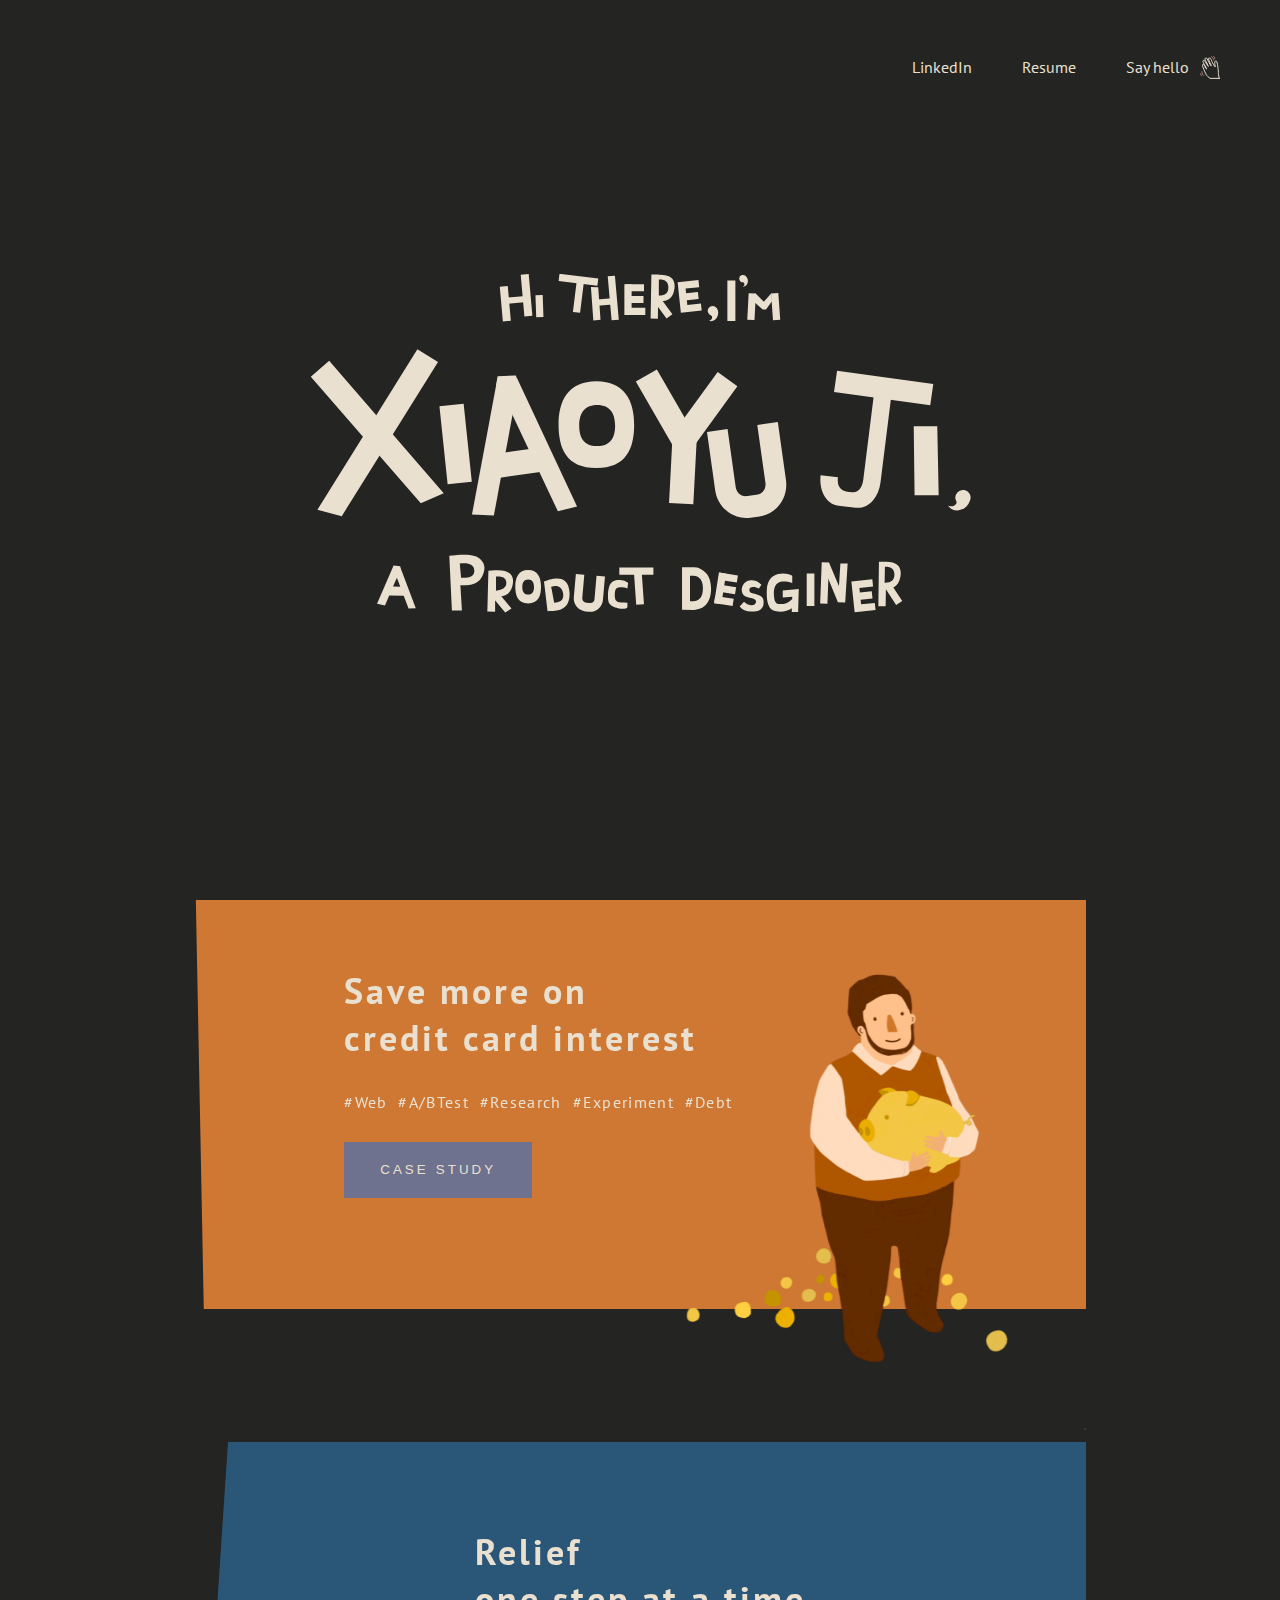
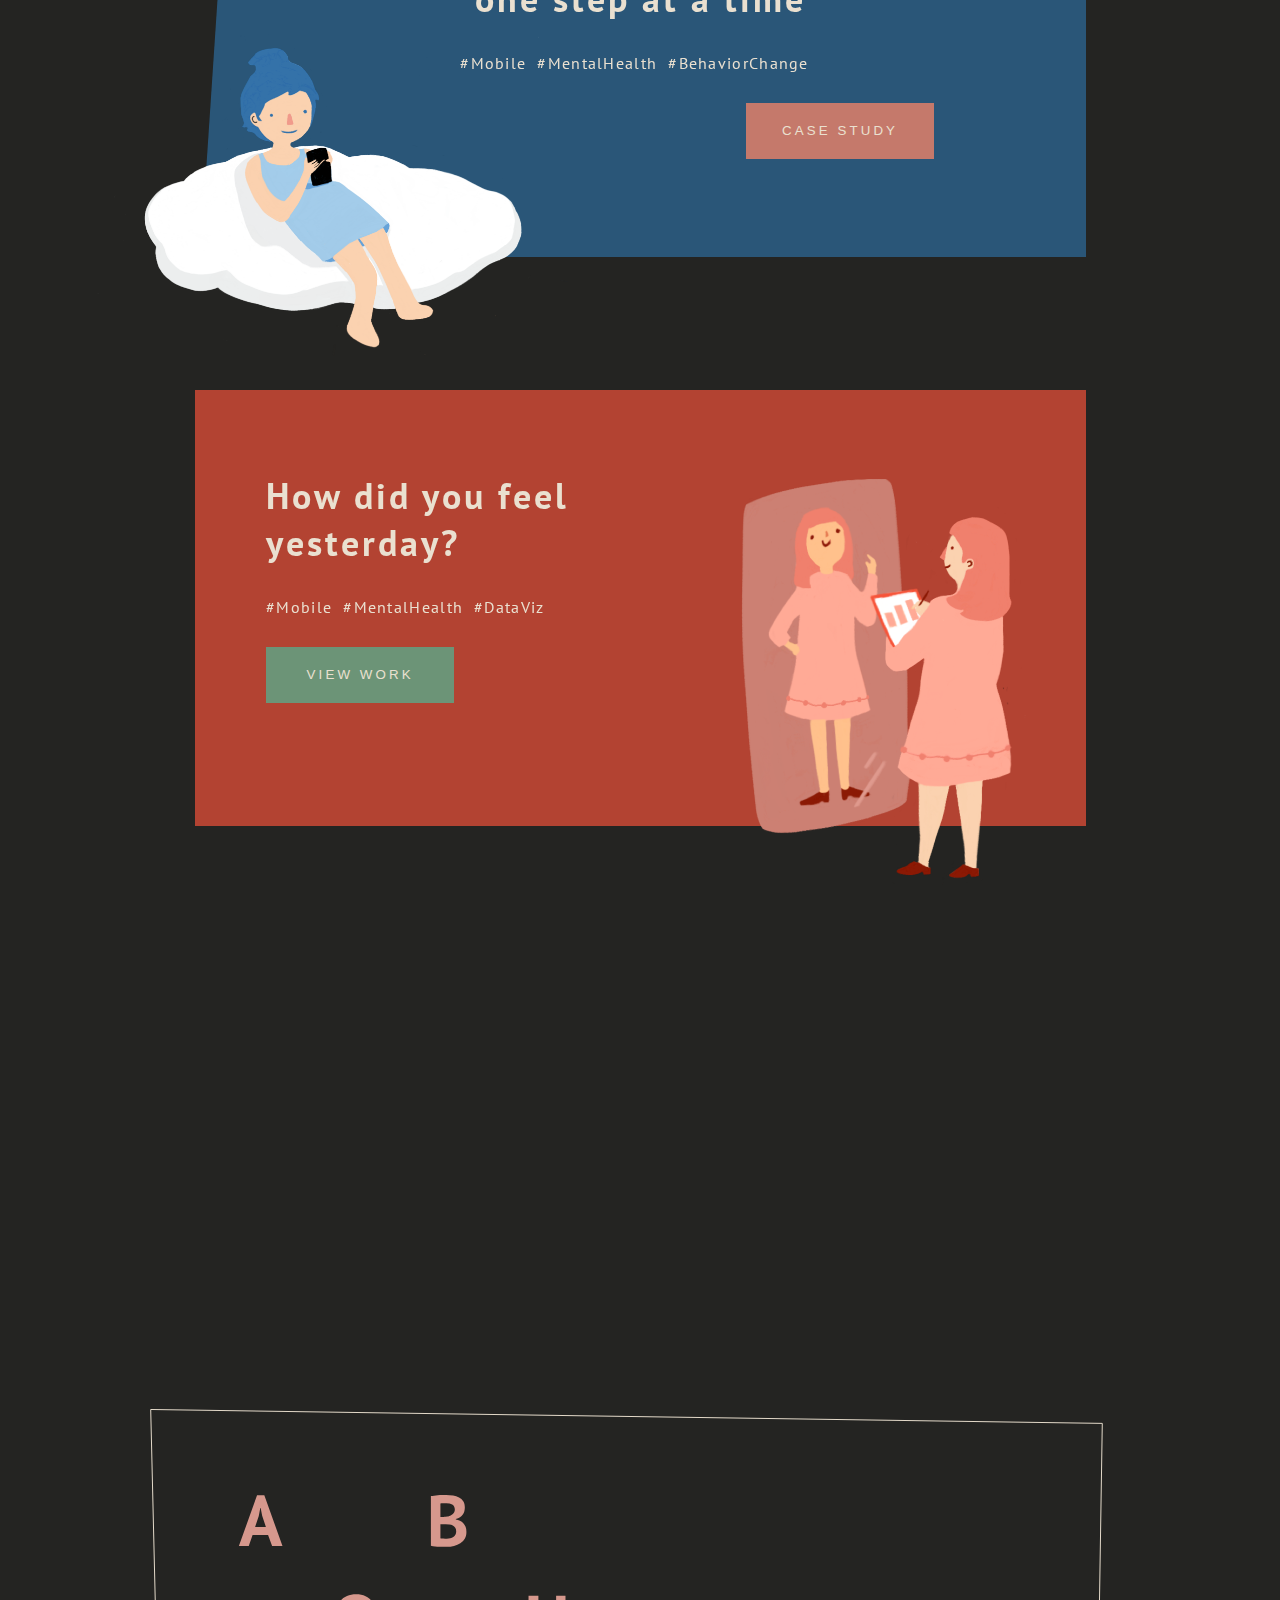
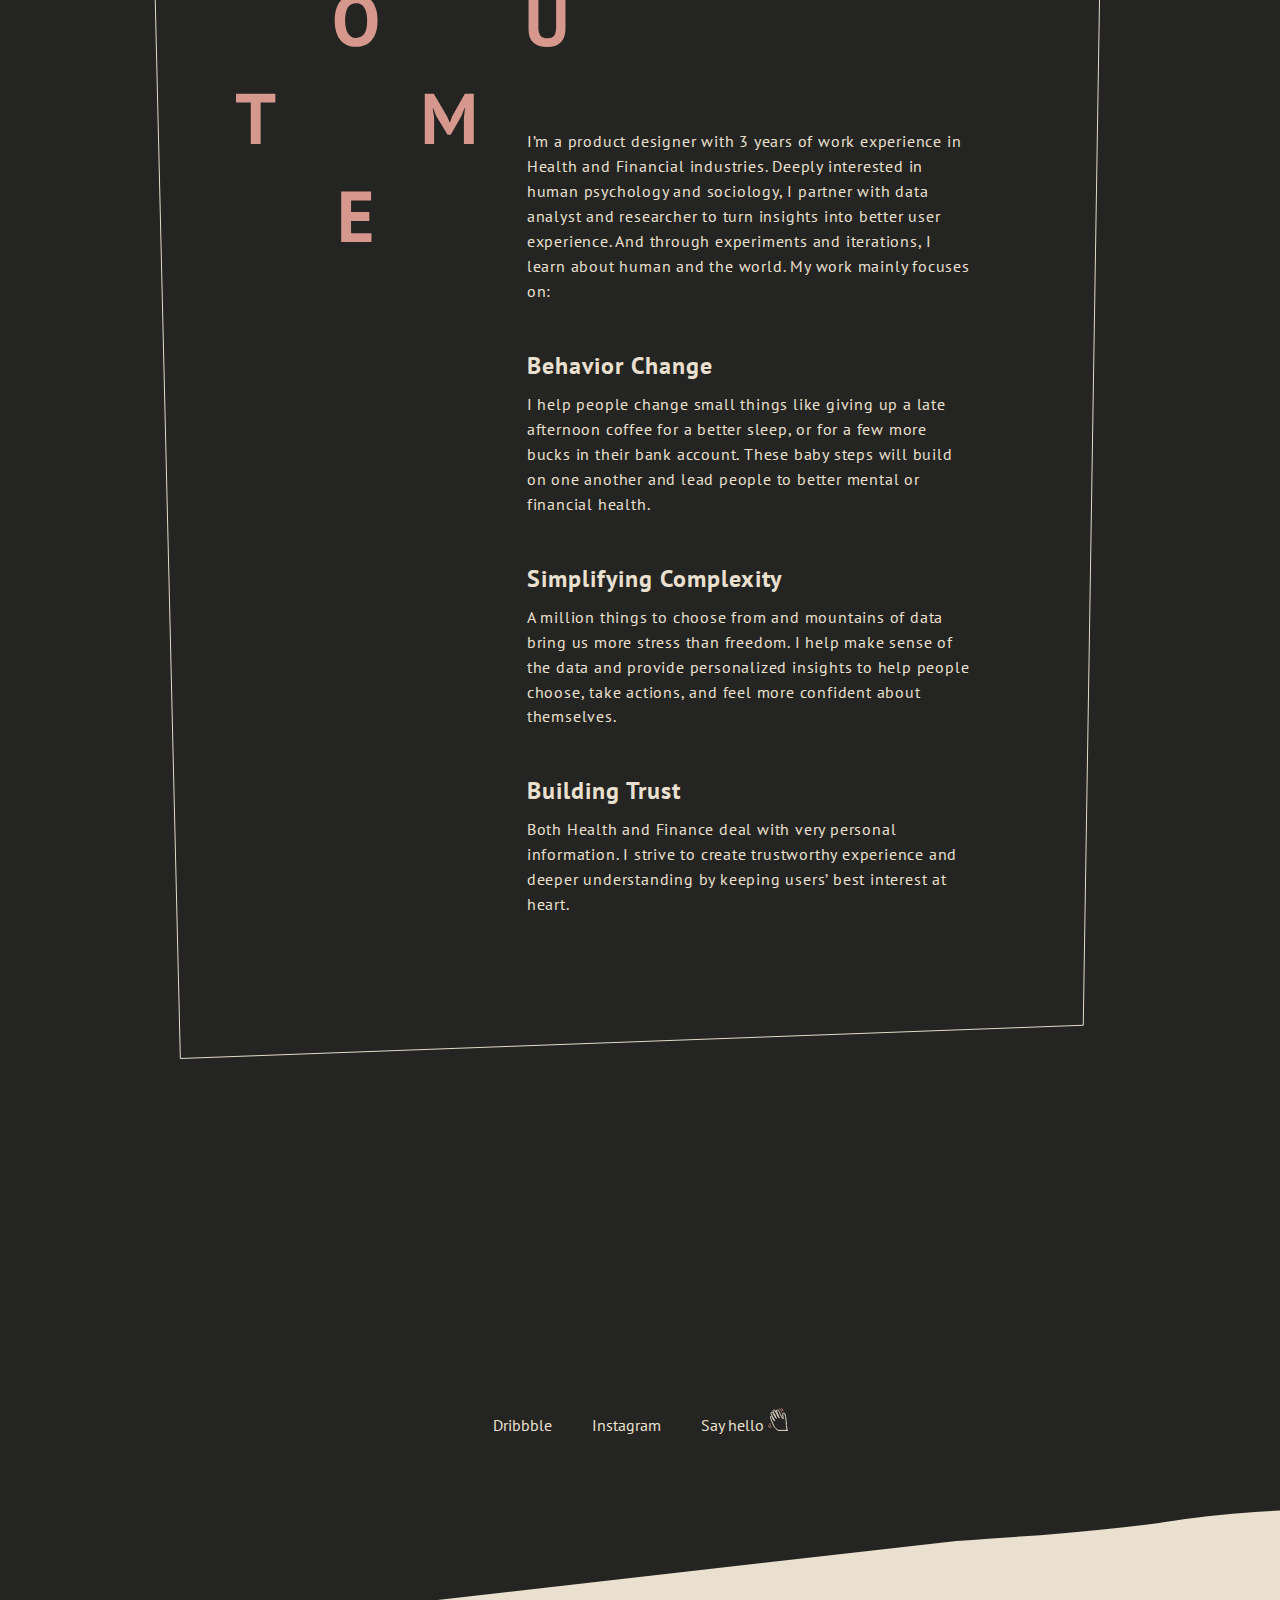
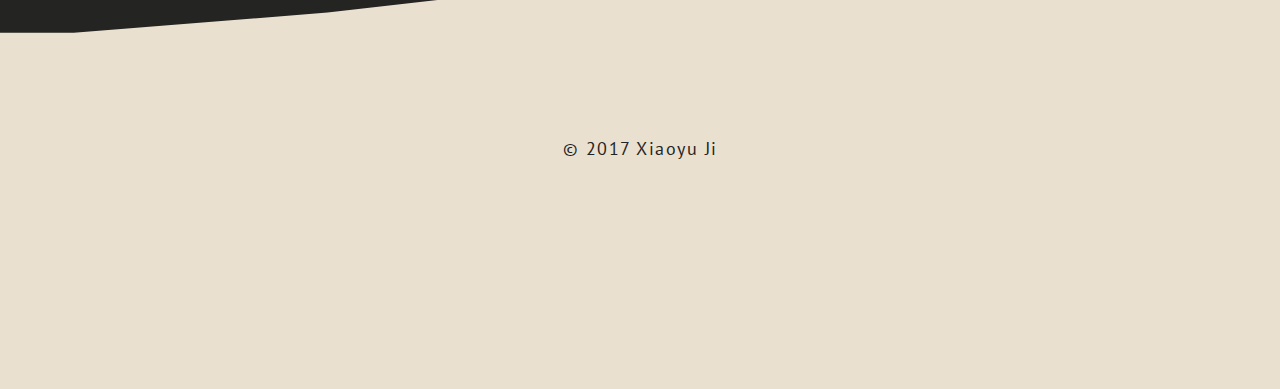
<file: index.html>
<!doctype html><meta charset=utf-8><meta http-equiv=X-UA-Compatible content="IE=edge"><meta name=description content=""><meta name=viewport content="width=device-width,initial-scale=1"><title>Xiaoyu Ji</title><meta name=msapplication-tap-highlight content=no><link rel=manifest href=manifest.json><link rel="shortcut icon" type=image/x-icon href=/favicon.ico><meta name=mobile-web-app-capable content=yes><meta name=application-name content="Xiaoyu Ji"><meta name=apple-mobile-web-app-capable content=yes><meta name=apple-mobile-web-app-status-bar-style content=black><meta name=apple-mobile-web-app-title content="Xiaoyu Ji"><meta name=msapplication-TileColor content=#2F3BA2><meta name=theme-color content=#2F3BA2><link rel=stylesheet href=styles/index.css><div class=app><div class=landing-page><header class=landing-page__header><a href=https://www.linkedin.com/in/xiaoyuji/ class=linkedin>LinkedIn</a> <a href=http://xiaoyuji.com/Xiaoyu%20Ji%20Resume.pdf class=resume>Resume</a> <a href=mailto:xiaoyuji.design@gmail.com class=hello>Say hello <img src=images/landing_page/hand.svg></a></header><div class=landing-page__body><img src=images/landing_page/l_1.svg class=l-1 alt="Hi There, I'm"> <img src=images/landing_page/l_2.svg class=l-2 alt="Xiaoyu Ji"> <img src=images/landing_page/l_3.svg class=l-3 alt="A Product Designer"></div></div><div class=cases><div class=case-wrapper><div class="case nerdwallet"><div class=container><img src=images/cases/nerdwallet.png><div class=title>Save more on<br>credit card interest</div><ul class=hashtags><li class=hashtag>#Web<li class=hashtag>#A/BTest<li class=hashtag>#Research<li class=hashtag>#Experiment<li class=hashtag>#Debt</ul><a href=nerdwallet.html><button>case study</button></a></div></div></div><div class=case-wrapper><div class="case gingerio-relief"><div class=container><img src=images/cases/relief.png><div class=title>Relief<br>one step at a time</div><ul class=hashtags><li class=hashtag>#Mobile<li class=hashtag>#MentalHealth<li class=hashtag>#BehaviorChange</ul><a href=gingerio-relief.html><button>case study</button></a></div></div></div><div class=case-wrapper><div class="case mood"><div class=container><img src=images/cases/tracking.png><div class=title>How did you feel<br>yesterday?</div><ul class=hashtags><li class=hashtag>#Mobile<li class=hashtag>#MentalHealth<li class=hashtag>#DataViz</ul><a href=mood.html><button>view work</button></a></div></div></div></div><div class=personal-info><img src=images/personal_info/letters.svg class=letters><div class=container><div class=paragraph>I’m a product designer with 3 years of work experience in Health and Financial industries. Deeply interested in human psychology and sociology, I partner with data analyst and researcher to turn insights into better user experience. And through experiments and iterations, I learn about human and the world. My work mainly focuses on:</div><div class=paragraph><div class=bold>Behavior Change</div>I help people change small things like giving up a late afternoon coffee for a better sleep, or for a few more bucks in their bank account. These baby steps will build on one another and lead people to better mental or financial health.</div><div class=paragraph><div class=bold>Simplifying Complexity</div>A million things to choose from and mountains of data bring us more stress than freedom. I help make sense of the data and provide personalized insights to help people choose, take actions, and feel more confident about themselves.</div><div class=paragraph><div class=bold>Building Trust</div>Both Health and Finance deal with very personal information. I strive to create trustworthy experience and deeper understanding by keeping users’ best interest at heart.</div></div></div><footer class=footer><div class=contact><a href=https://dribbble.com/yuixiaoyuji class=dribbble>Dribbble</a> <a href=https://www.instagram.com/xiaoyuji/ class=instagram>Instagram</a> <a href=mailto:xiaoyuji.design@gmail.com class=hello>Say hello <img src=images/landing_page/hand.svg></a></div><div class=copyright><div class=content>© 2017 Xiaoyu Ji</div></div></footer></div><script src=scripts/main.min.js></script>
</file>
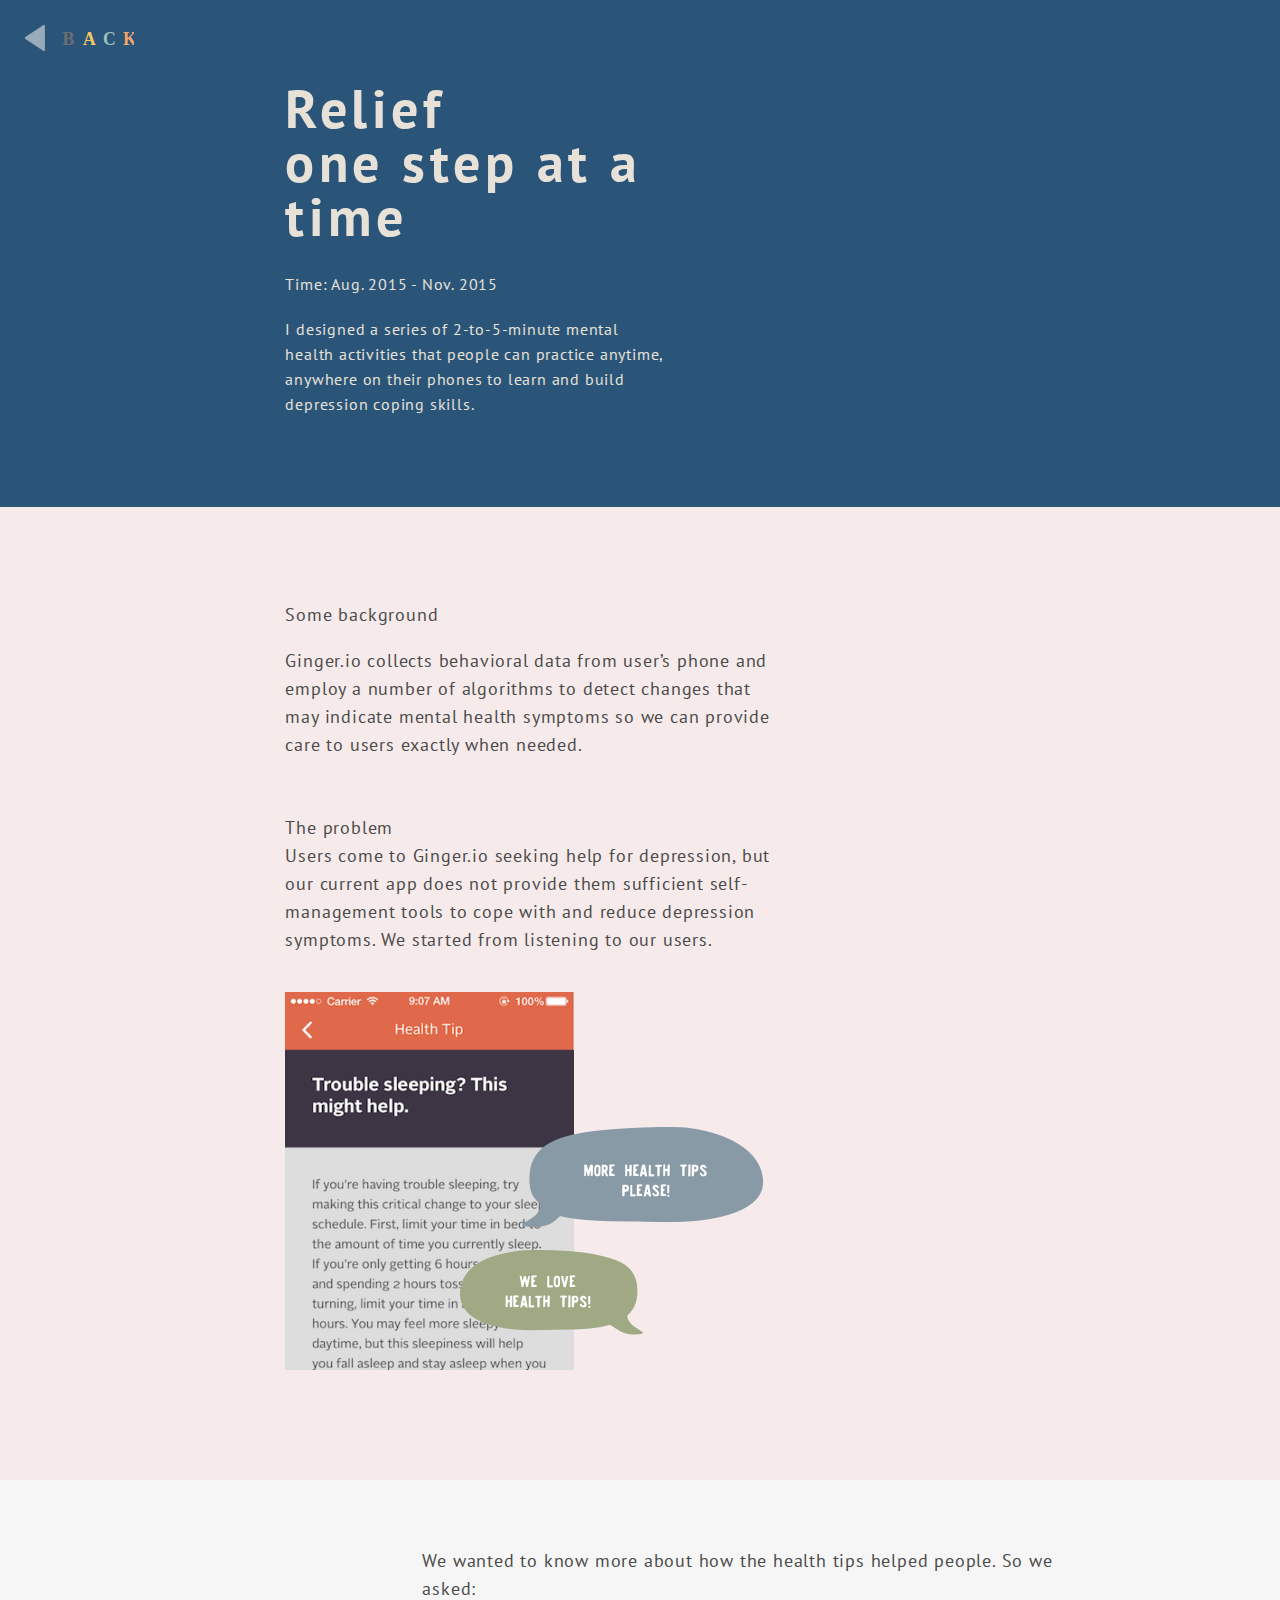
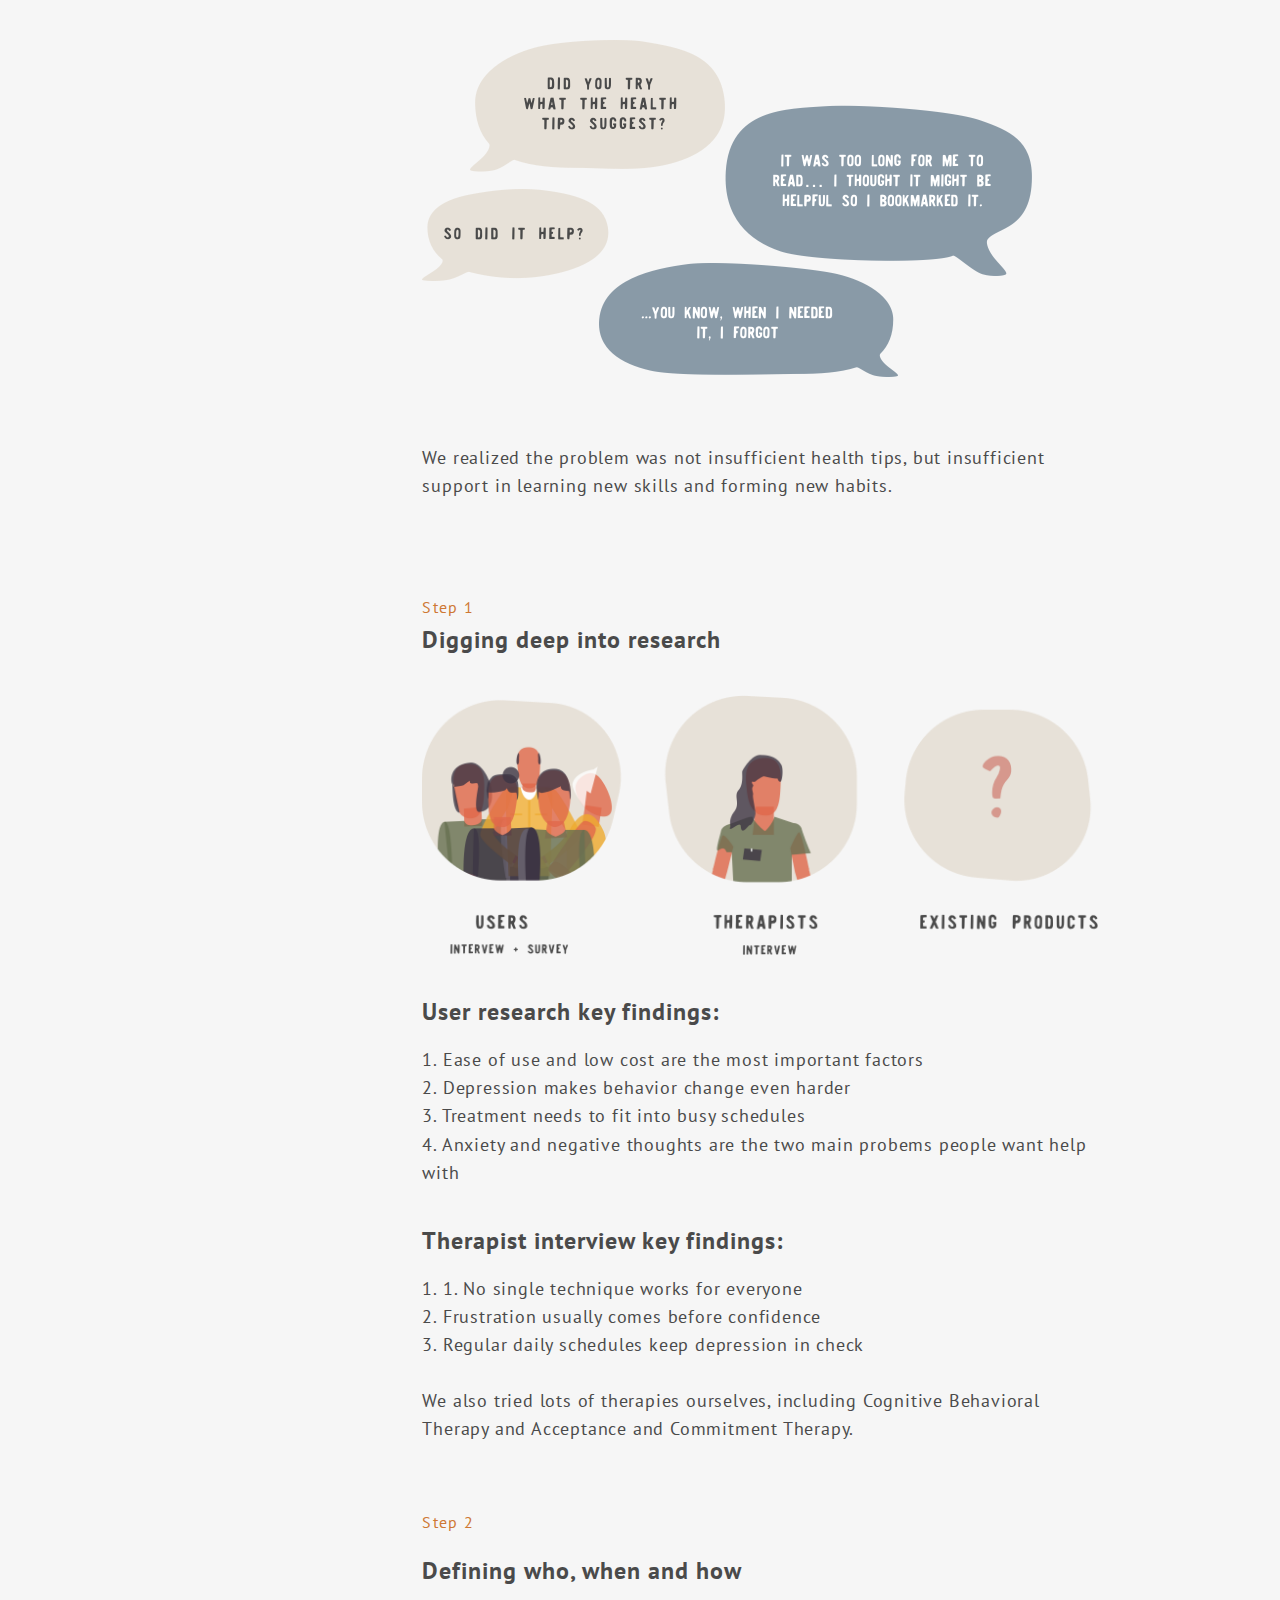
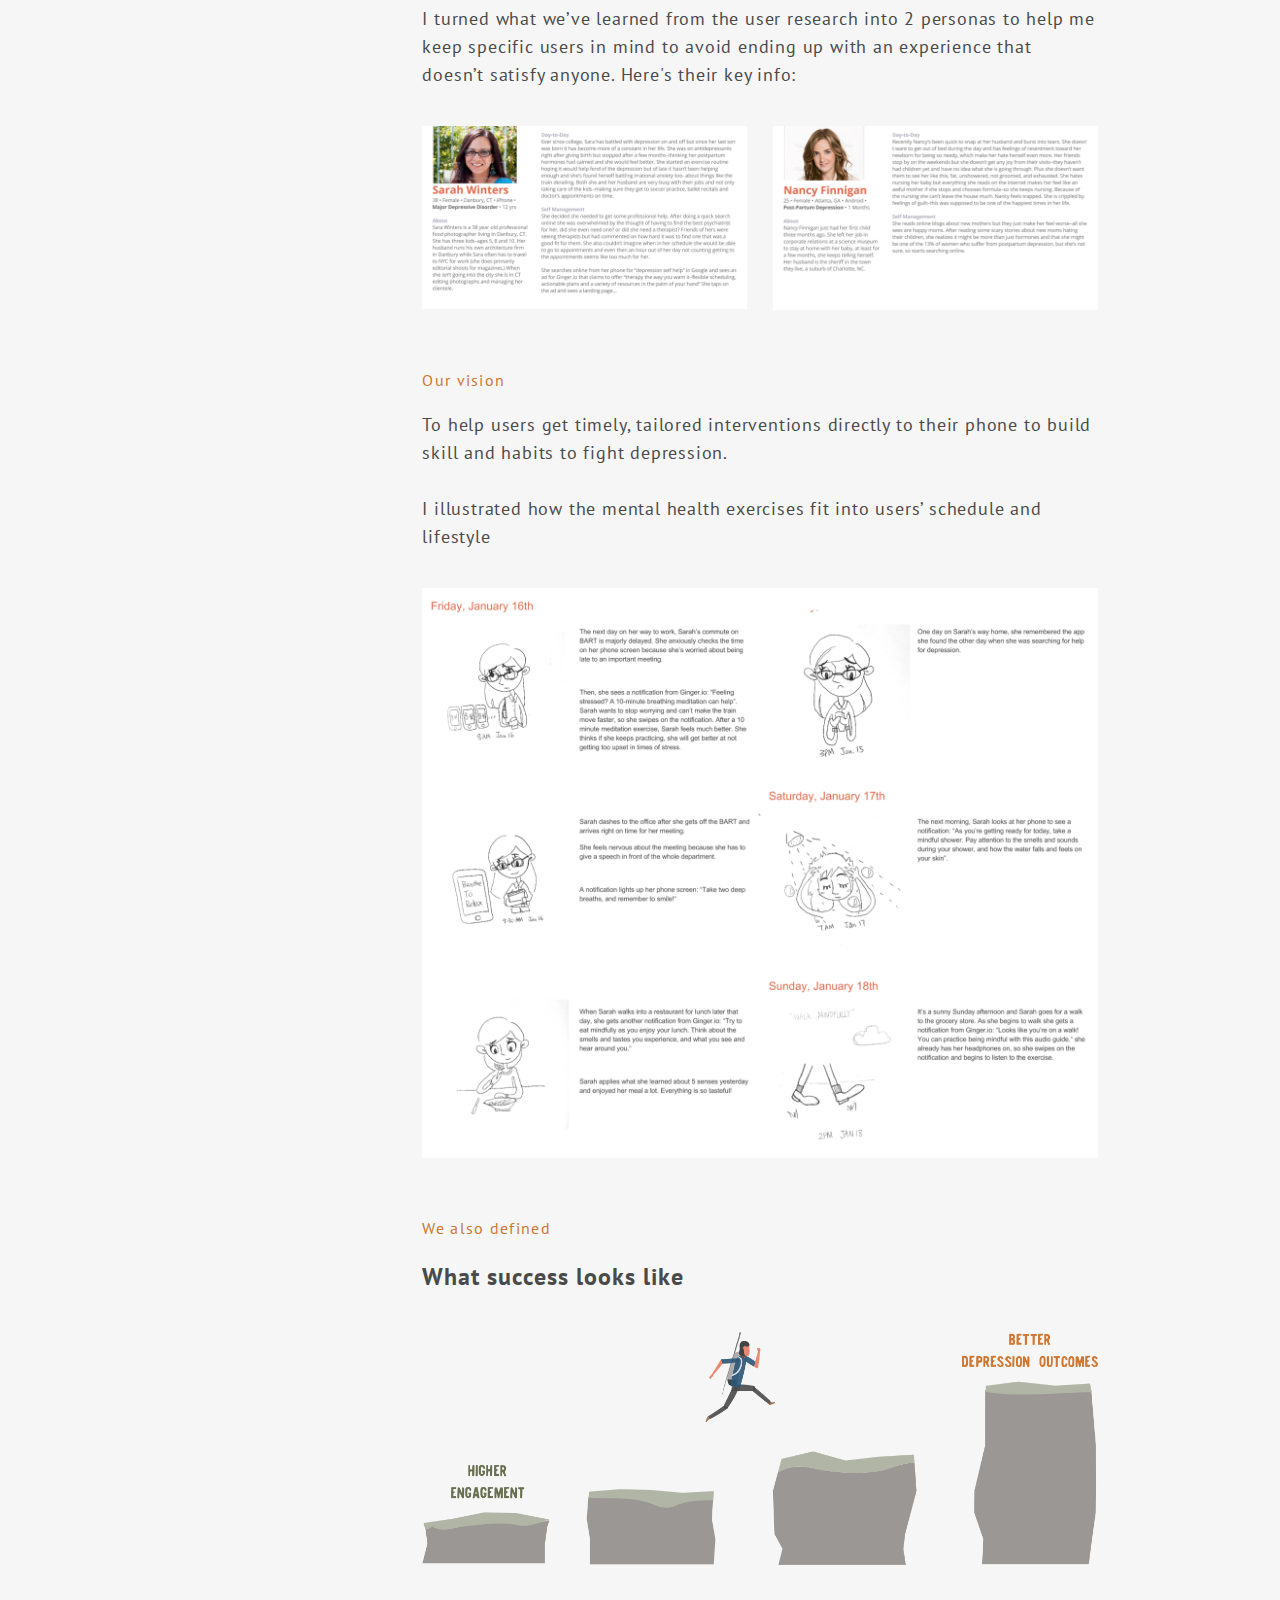
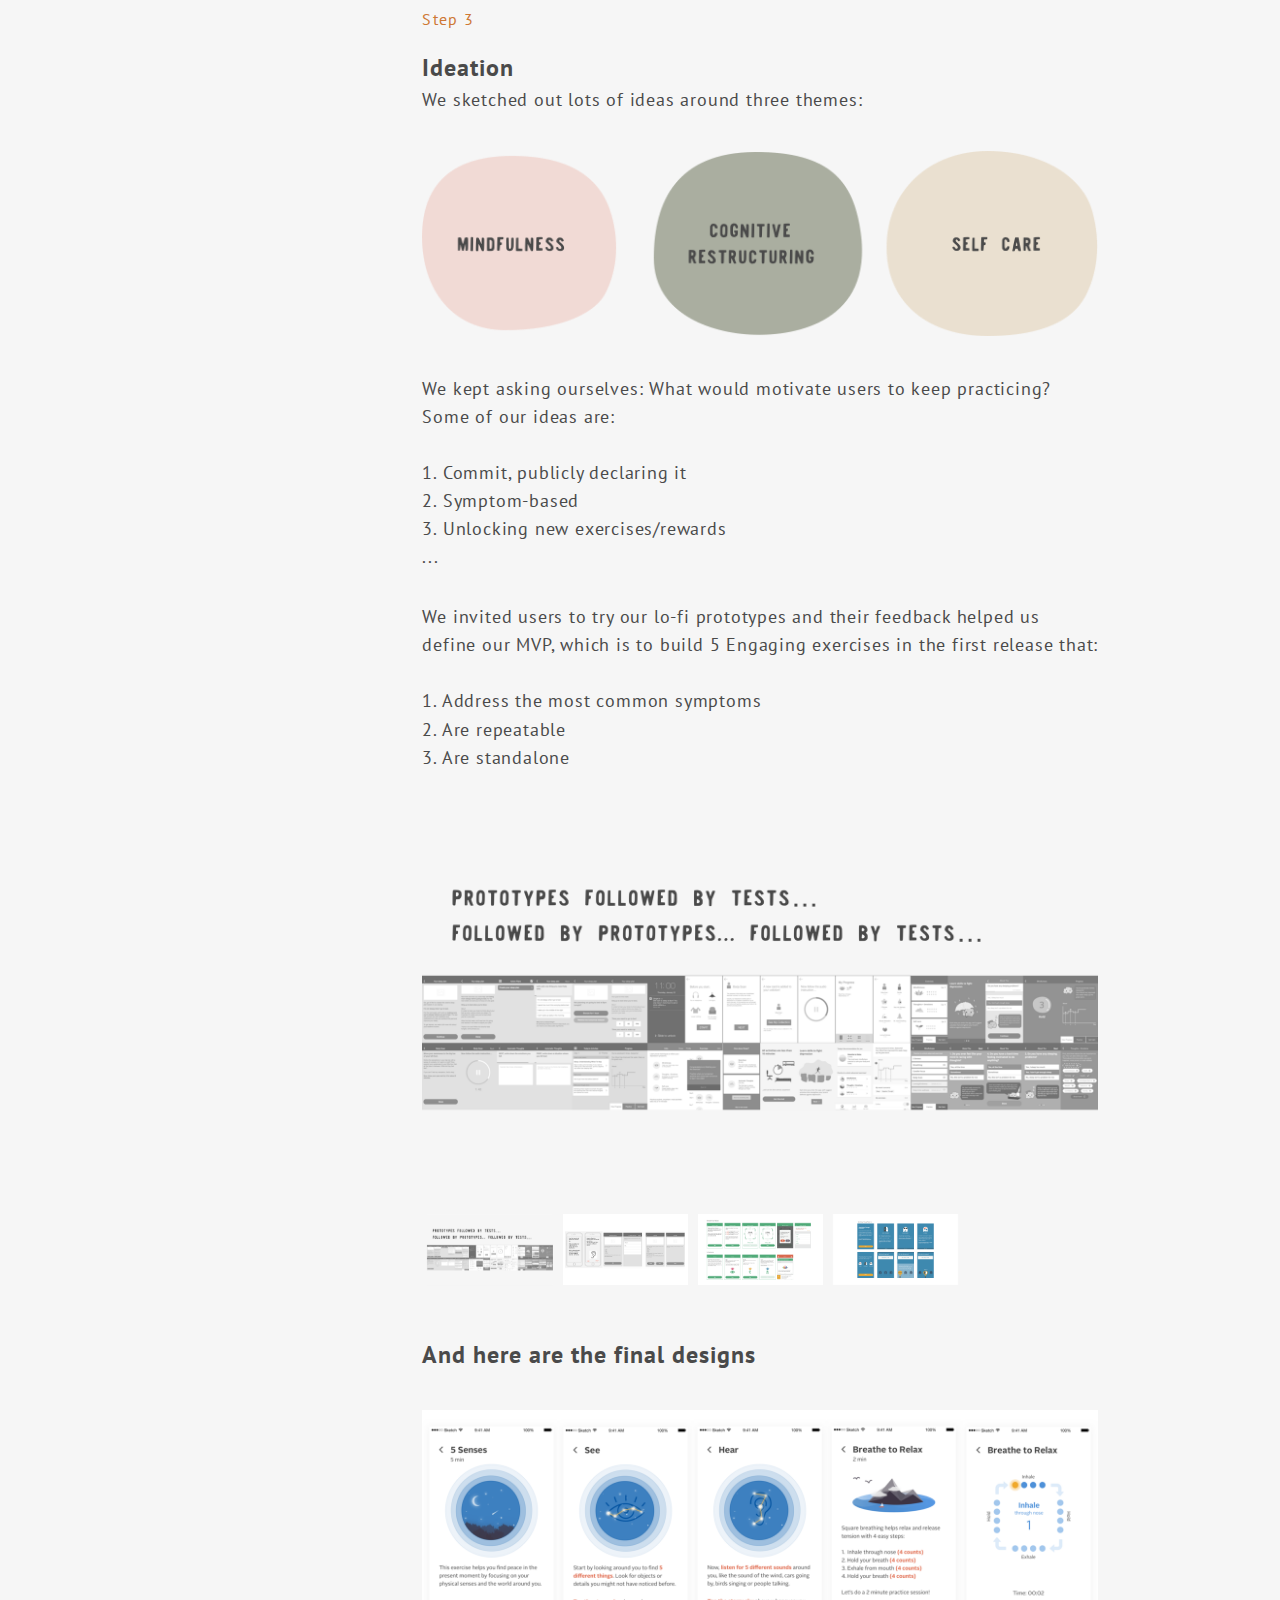
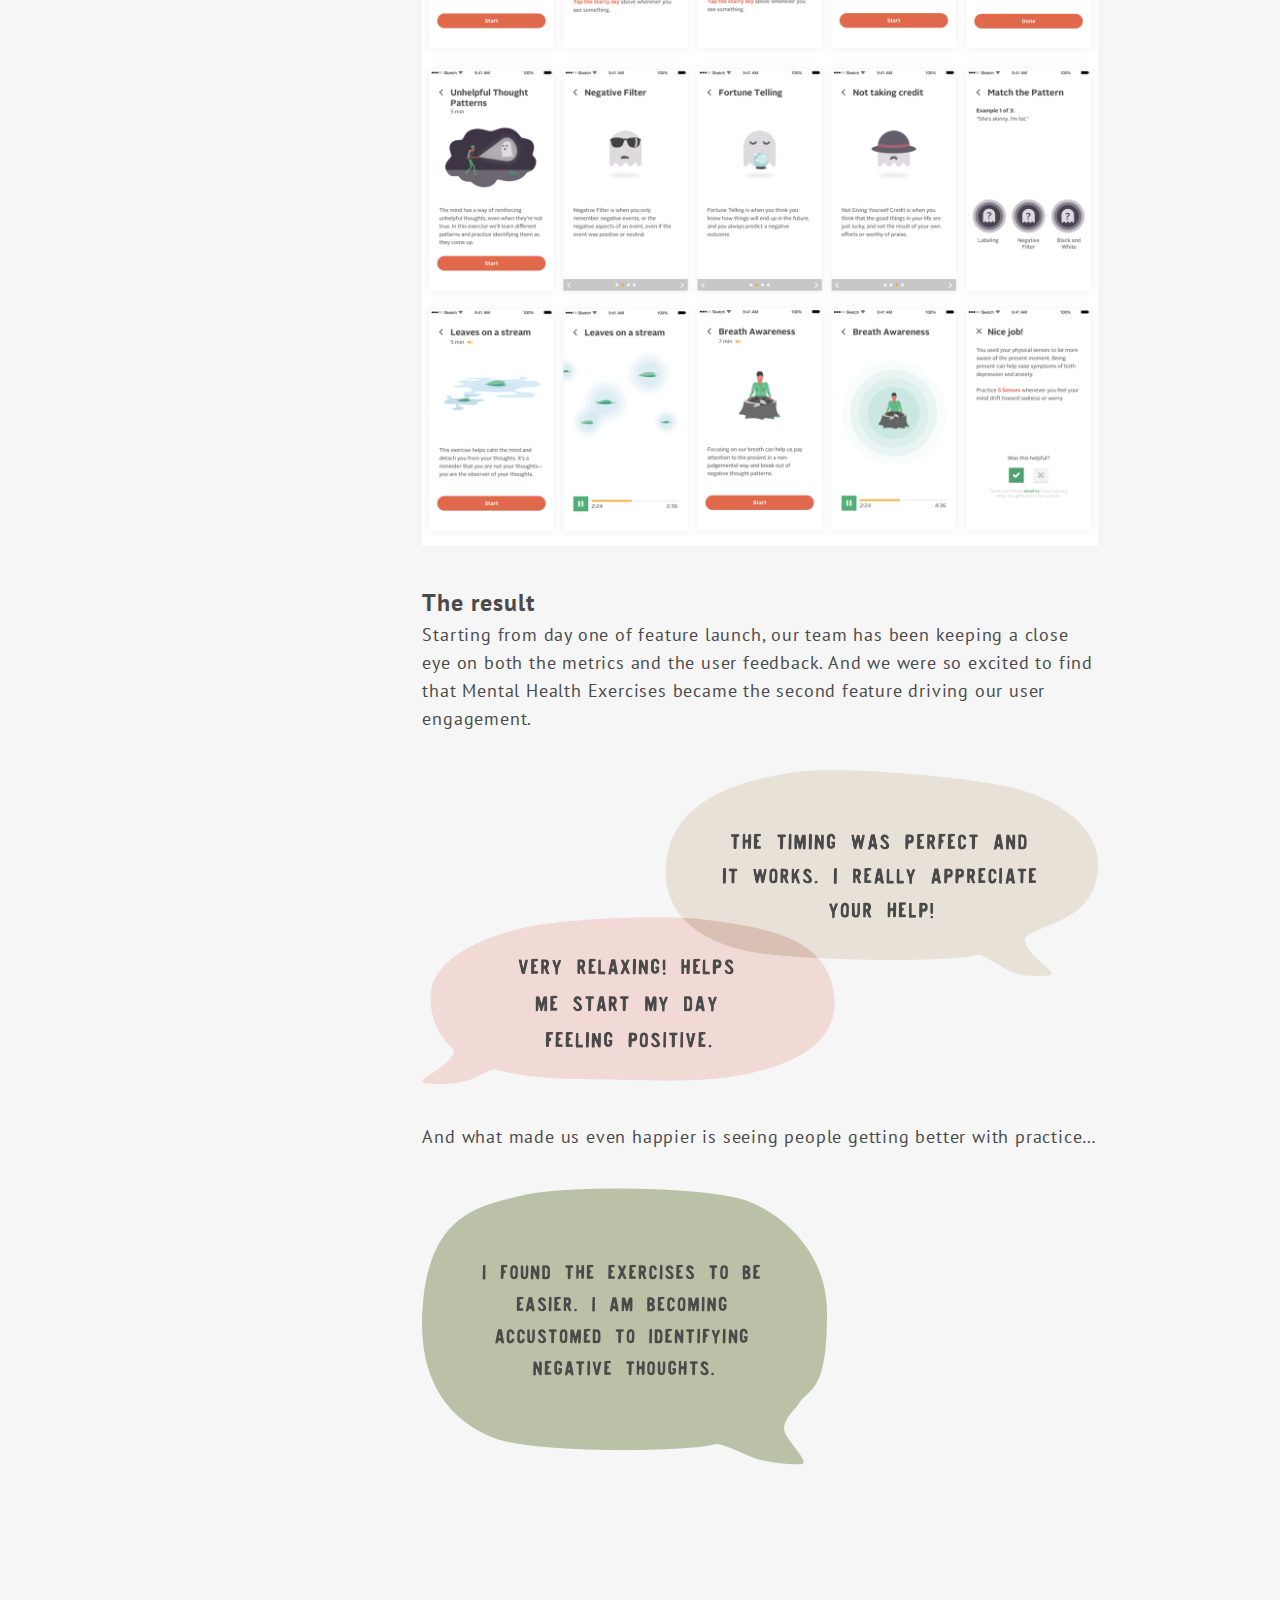
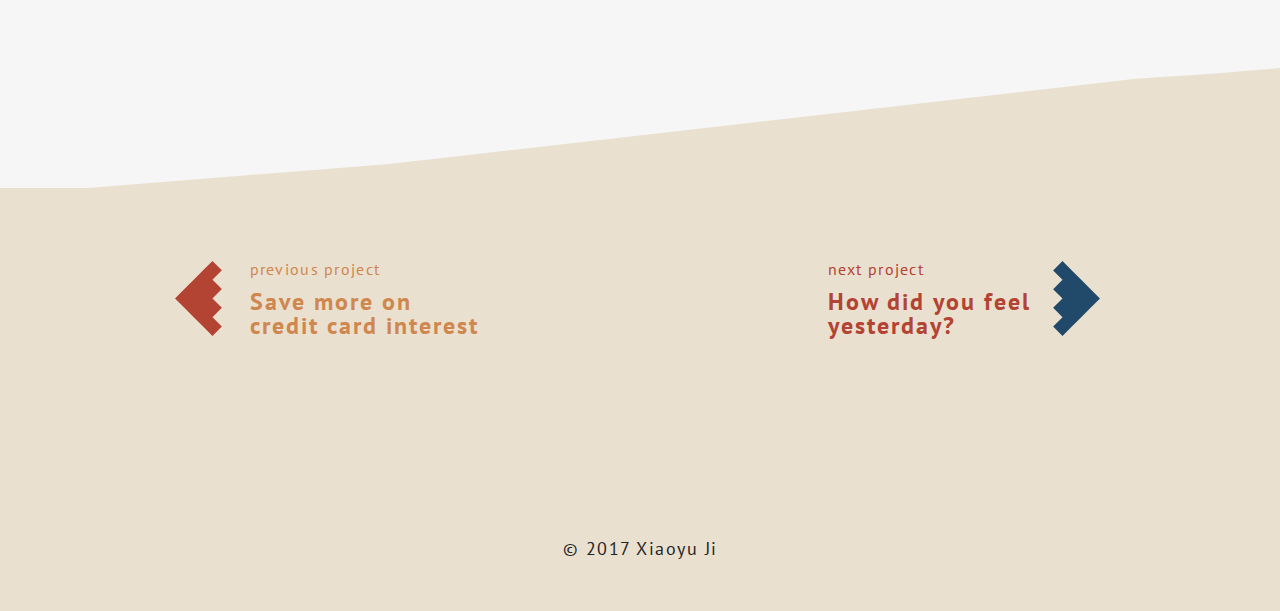
<file: gingerio-relief.html>
<!doctype html><meta charset=utf-8><meta http-equiv=X-UA-Compatible content="IE=edge"><meta name=description content=""><meta name=viewport content="width=device-width,initial-scale=1"><title>Xiaoyu Ji | Relief one step at a time</title><meta name=msapplication-tap-highlight content=no><link rel=manifest href=manifest.json><link rel="shortcut icon" type=image/x-icon href=/favicon.ico><meta name=mobile-web-app-capable content=yes><meta name=application-name content="Xiaoyu Ji"><meta name=apple-mobile-web-app-capable content=yes><meta name=apple-mobile-web-app-status-bar-style content=black><meta name=apple-mobile-web-app-title content="Xiaoyu Ji"><meta name=msapplication-TileColor content=#2F3BA2><meta name=theme-color content=#2F3BA2><link rel=stylesheet href=styles/index.css><div class="app case-detail-page relief"><a class=back href=/ ><img src=./images/back.svg></a><div class=intro><div class=container><div class=title>Relief<br>one step at a time</div><div class=content><div class=normal><div>Time: Aug. 2015 - Nov. 2015</div><div>I designed a series of 2-to-5-minute mental health activities that people can practice anytime, anywhere on their phones to learn and build depression coping skills.</div></div></div></div></div><div class=aims><div class=container><div class="normal dark-text">Some background</div><div class="normal dark-text">Ginger.io collects behavioral data from user’s phone and employ a number of algorithms to detect changes that may indicate mental health symptoms so we can provide care to users exactly when needed.</div><div class="normal dark-text">The problem</div><div class="normal dark-text">Users come to Ginger.io seeking help for depression, but our current app does not provide them sufficient self-management tools to cope with and reduce depression symptoms. We started from listening to our users.</div><img src=/images/gingerio-relief/healthtip@2x.png alt="" style="margin: 37px 0; max-width: 479px"></div></div><div class=discussion><div class=container><div class="normal dark-text">We wanted to know more about how the health tips helped people. So we asked:</div><img src=/images/gingerio-relief/comments@2x.png alt="" style="margin: 37px 0; max-width: 610px"><div class="normal dark-text"><br>We realized the problem was not insufficient health tips, but insufficient support in learning new skills and forming new habits.<br><br></div><br><br><br><br><div class="sub-title highlight-text">Step 1</div><div class="bold dark-text">Digging deep into research</div><img src=/images/gingerio-relief/digging-deeper@2x.png alt="" style="margin: 37px 0"><div class="bold dark-text">User research key findings:<br></div><br><div class="normal dark-text">1. Ease of use and low cost are the most important factors<br>2. Depression makes behavior change even harder<br>3. Treatment needs to fit into busy schedules<br>4. Anxiety and negative thoughts are the two main probems people want help with<br></div><div class="bold dark-text"><br>Therapist interview key findings:<br></div><br><div class="normal dark-text">1. 1. No single technique works for everyone<br>2. Frustration usually comes before confidence<br>3. Regular daily schedules keep depression in check<br><br>We also tried lots of therapies ourselves, including Cognitive Behavioral Therapy and Acceptance and Commitment Therapy.</div><br><br><br><br><div class="sub-title highlight-text">Step 2</div><br><div class="bold dark-text">Defining who, when and how</div><br><div class="normal dark-text">I turned what we’ve learned from the user research into 2 personas to help me keep specific users in mind to avoid ending up with an experience that doesn’t satisfy anyone. Here's their key info:</div><img src=/images/gingerio-relief/persona@2x.png alt="" style="margin: 37px 0"><br><br><div class="sub-title highlight-text">Our vision</div><br><div class="normal dark-text">To help users get timely, tailored interventions directly to their phone to build skill and habits to fight depression.<br><br>I illustrated how the mental health exercises fit into users’ schedule and lifestyle<br></div><img src=/images/gingerio-relief/storyboard@2x.png alt="" style="margin: 37px 0; background-color: #fff"><br><br><div class="sub-title highlight-text">We also defined</div><br><div class="bold dark-text">What success looks like</div><img src=/images/gingerio-relief/vision@2x.png alt="" style="margin: 37px 0"><div class="sub-title highlight-text">Step 3</div><br><div class="bold dark-text">Ideation</div><div class="normal dark-text">We sketched out lots of ideas around three themes:<br></div><img src=/images/gingerio-relief/ideation@2x.png alt="" style="margin: 37px 0"><div class="normal dark-text">We kept asking ourselves: What would motivate users to keep practicing? Some of our ideas are:<br><br>1. Commit, publicly declaring it<br>2. Symptom-based<br>3. Unlocking new exercises/rewards<br>...<br></div><br><br><div class="normal dark-text">We invited users to try our lo-fi prototypes and their feedback helped us define our MVP, which is to build 5 Engaging exercises in the first release that:<br><br>1. Address the most common symptoms<br>2. Are repeatable<br>3. Are standalone</div><div class="sync1 owl-carousel owl-theme" style="margin-top: 37px"><div class=item><img src=/images/gingerio-relief/prototype1.png alt=""></div><div class=item><img src=/images/gingerio-relief/prototype2.png alt=""></div><div class=item><img src=/images/gingerio-relief/prototype3.png alt=""></div><div class=item><img src=/images/gingerio-relief/prototype4.png alt=""></div></div><div class="sync2 owl-carousel owl-theme" style="margin-bottom: 37px"><div class=item><img src=/images/gingerio-relief/prototype1.png alt=""></div><div class=item><img src=/images/gingerio-relief/prototype2.png alt=""></div><div class=item><img src=/images/gingerio-relief/prototype3.png alt=""></div><div class=item><img src=/images/gingerio-relief/prototype4.png alt=""></div></div><div class="bold dark-text">And here are the final designs</div><img src=/images/gingerio-relief/final@2x.png alt="" style="margin: 37px 0"><div class="bold dark-text">The result</div><div class="normal dark-text">Starting from day one of feature launch, our team has been keeping a close eye on both the metrics and the user feedback. And we were so excited to find that Mental Health Exercises became the second feature driving our user engagement.</div><img src=/images/gingerio-relief/result@2x.png alt="" style="margin: 37px 0"><div class="normal dark-text">And what made us even happier is seeing people getting better with practice…</div><img src=/images/gingerio-relief/feedback@2x.png alt="" style="margin: 37px 0; max-width: 405px"></div></div><footer class=footer><div class=page-navigation><a href=nerdwallet.html class="left nerdwallet"><span class=indicator></span><div class=content-container><div class=title>previous project</div><div class=content>Save more on<br>credit card interest</div></div></a><a href=mood.html class="right mood"><span href=mood.html class=indicator></span><div class=content-container><div class=title>next project</div><div class=content>How did you feel<br>yesterday?</div></div></a></div><div class=copyright><div class=content>© 2017 Xiaoyu Ji</div></div></footer></div><script src="scripts/jquery.min.js"></script><script src="scripts/owl.carousel.min.js"></script><script src=scripts/main.min.js></script>
</file>
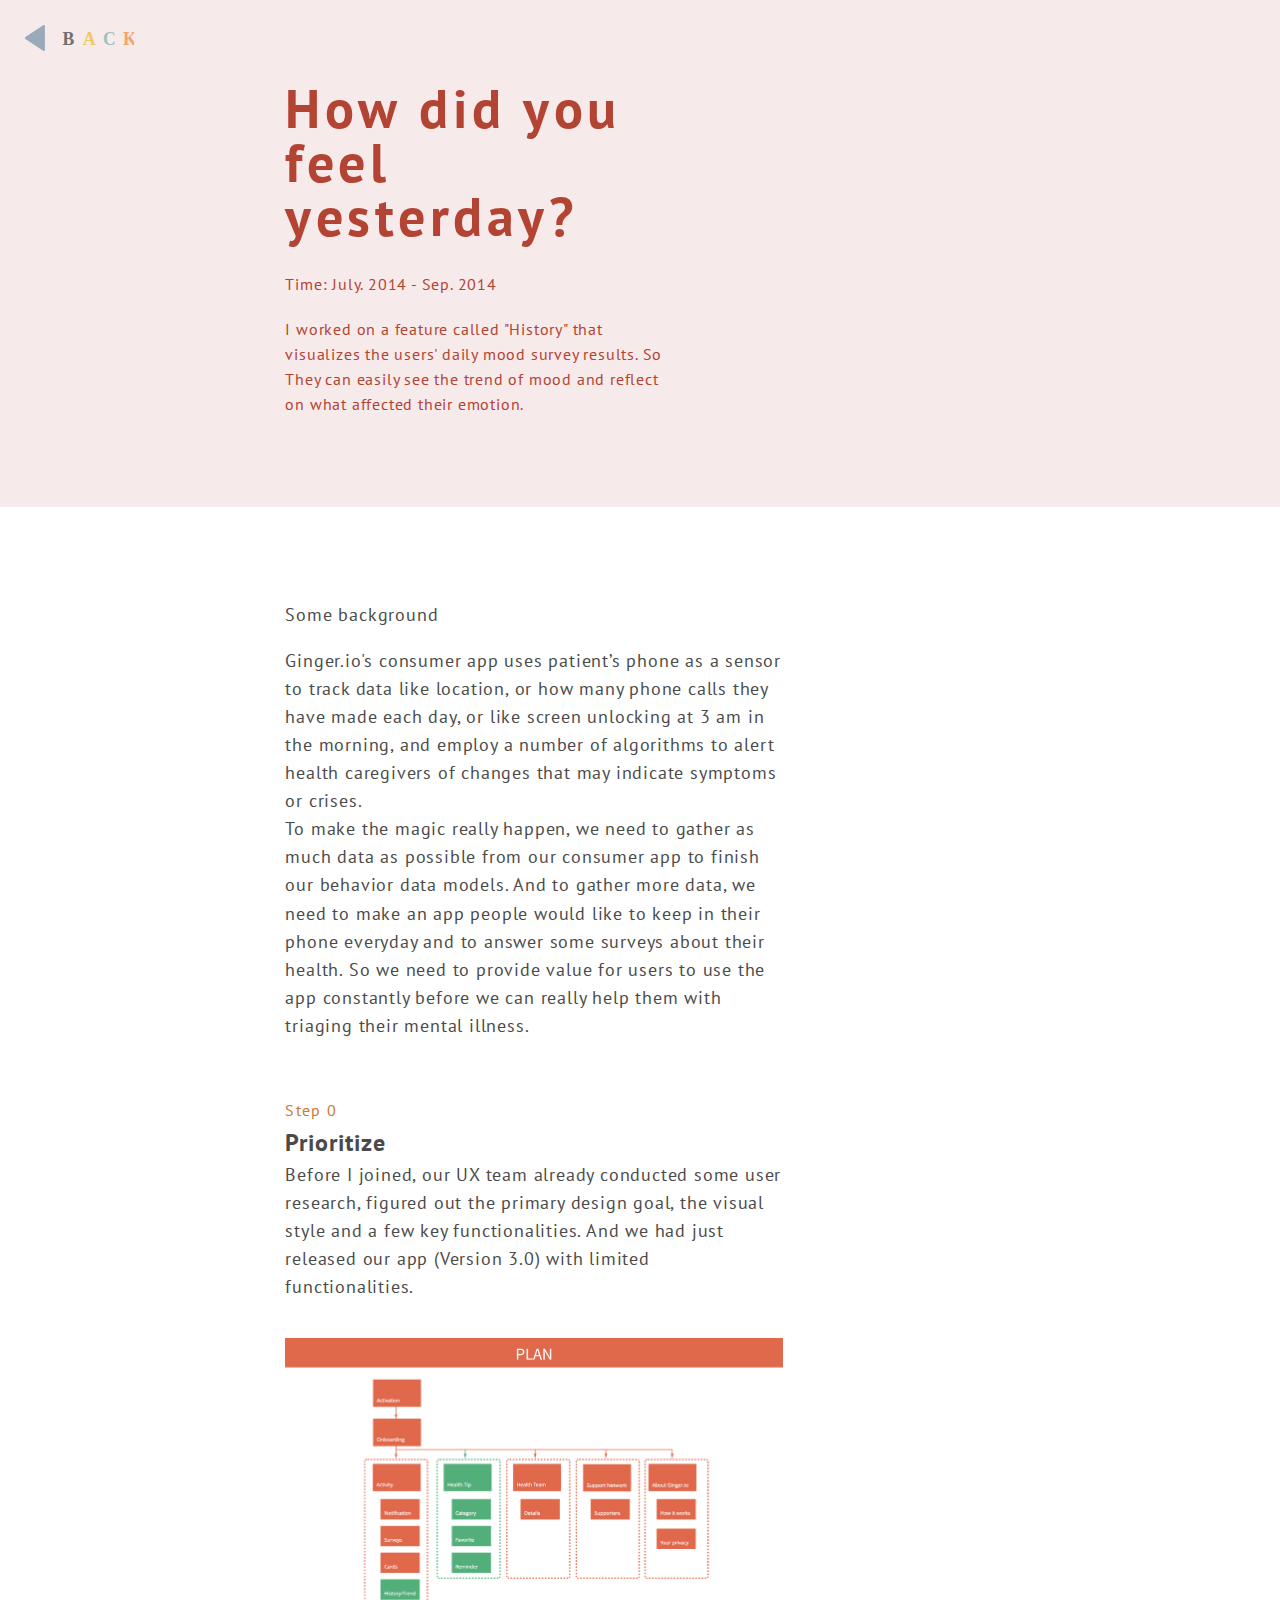
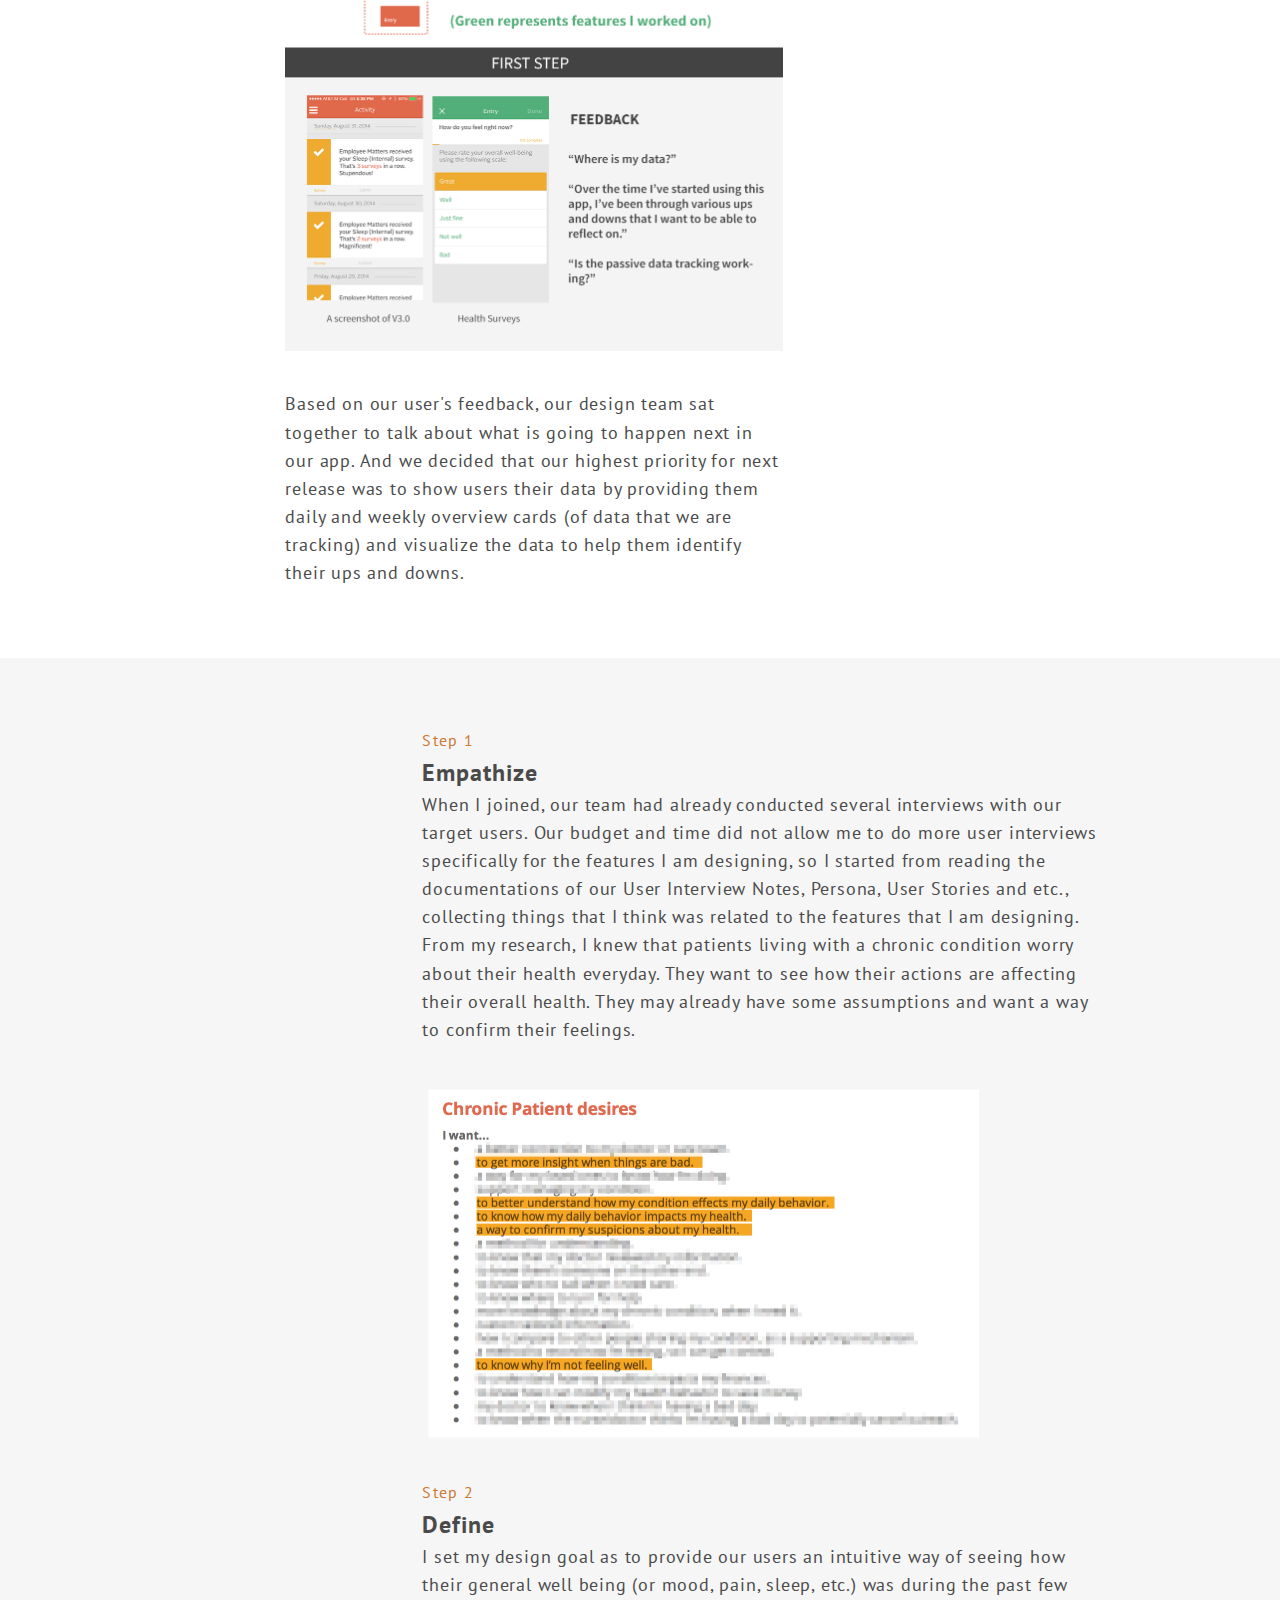
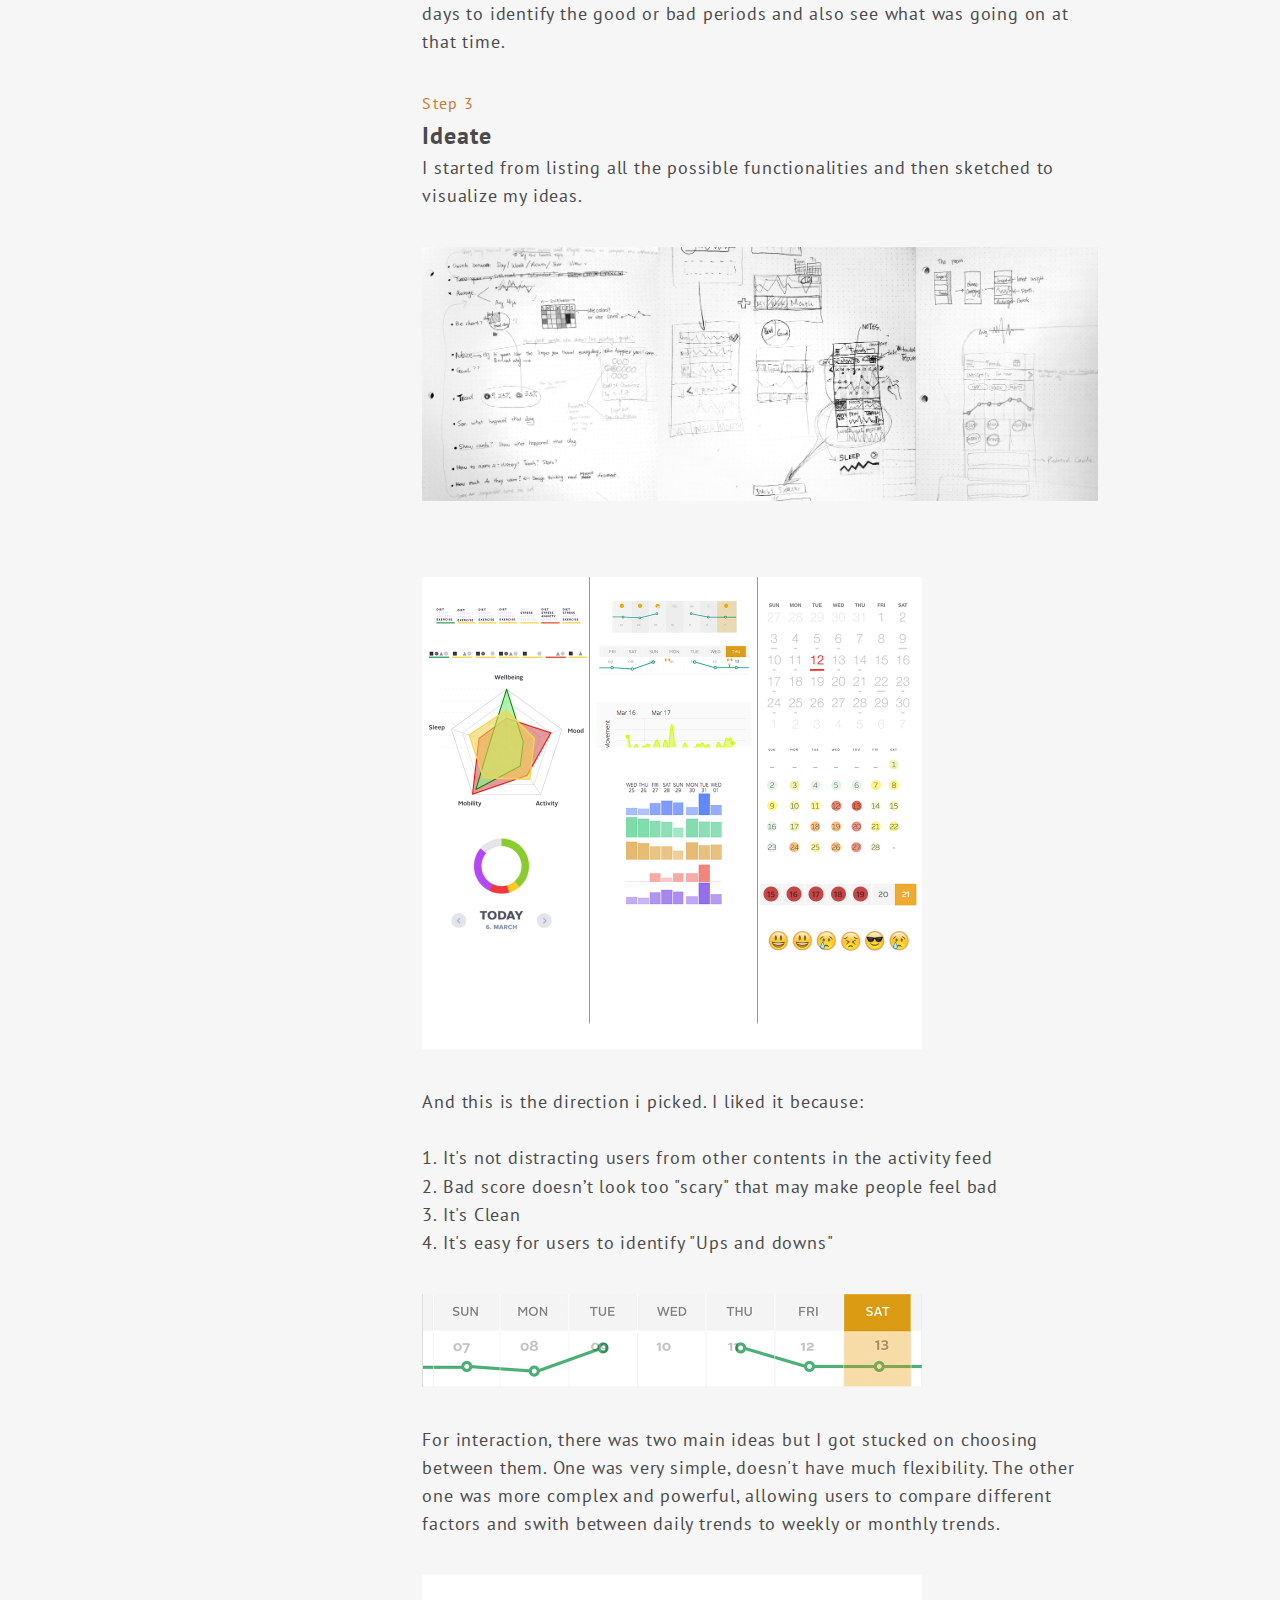
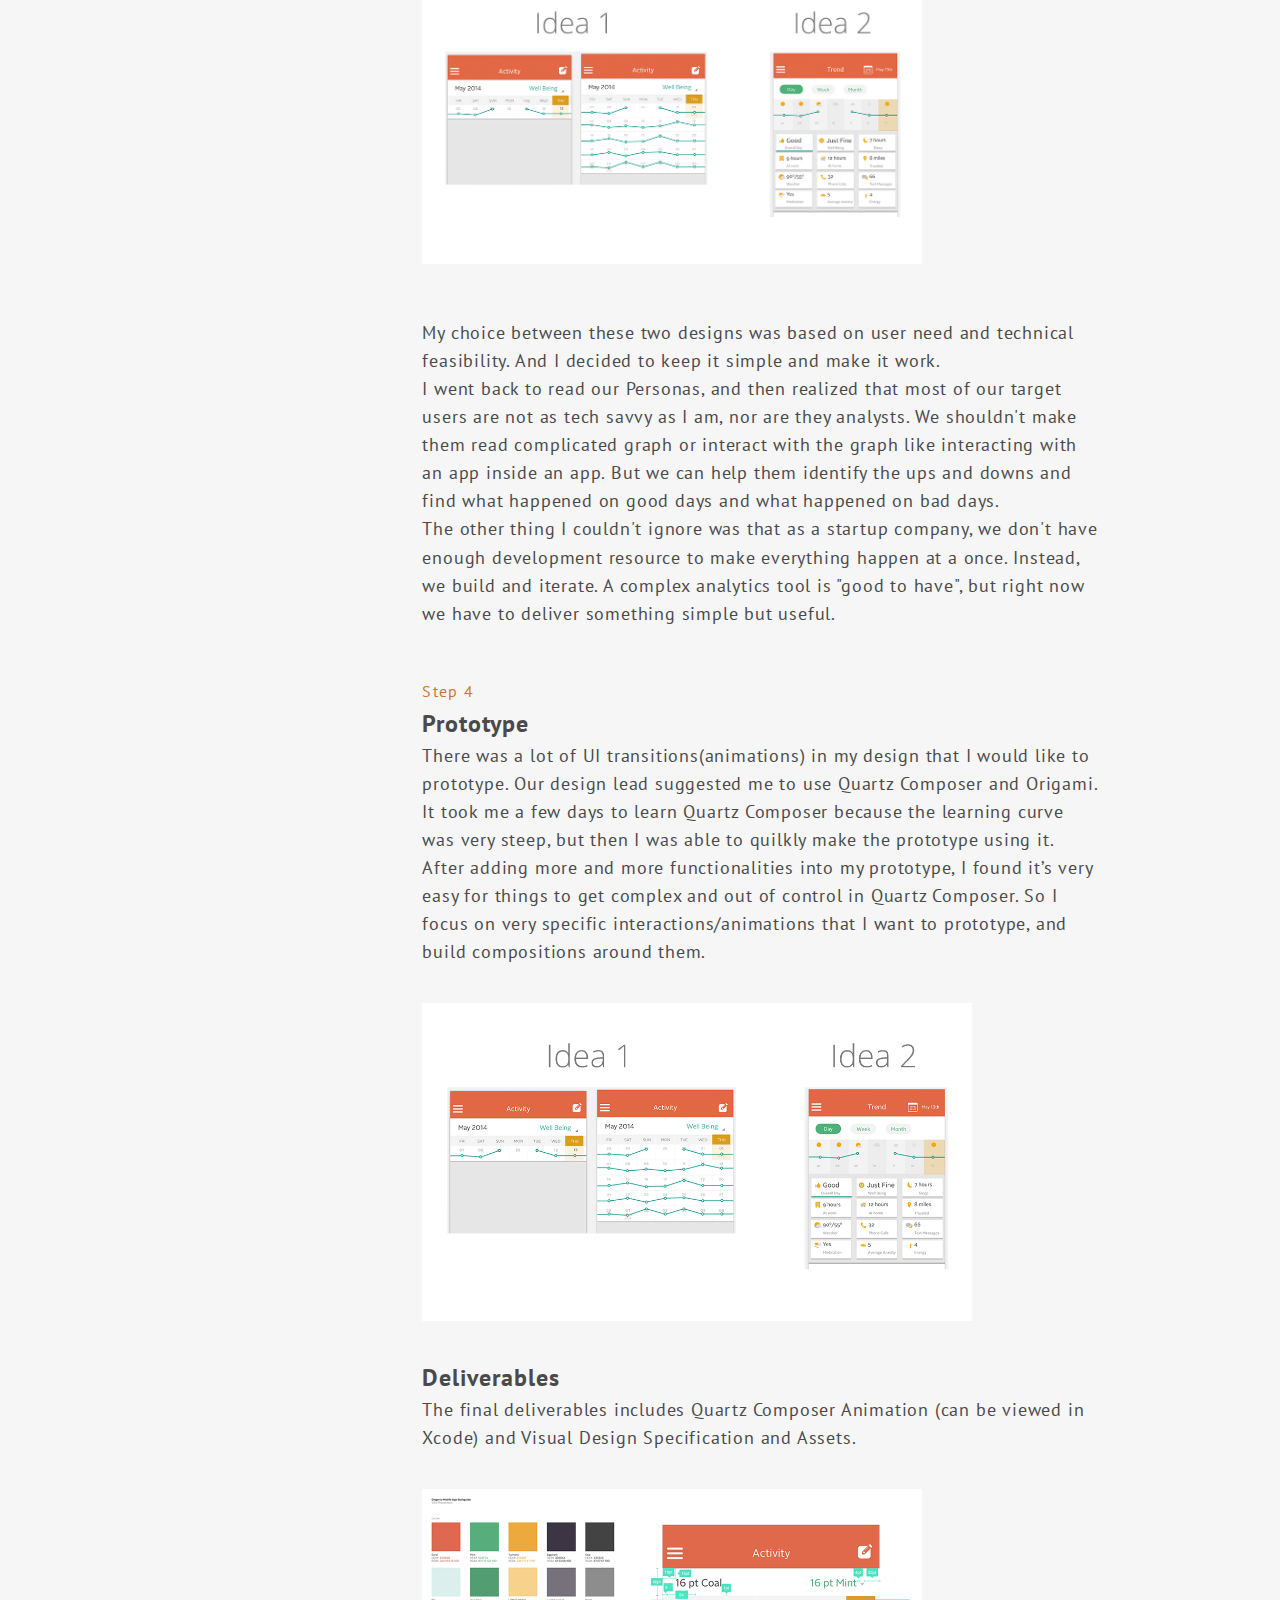
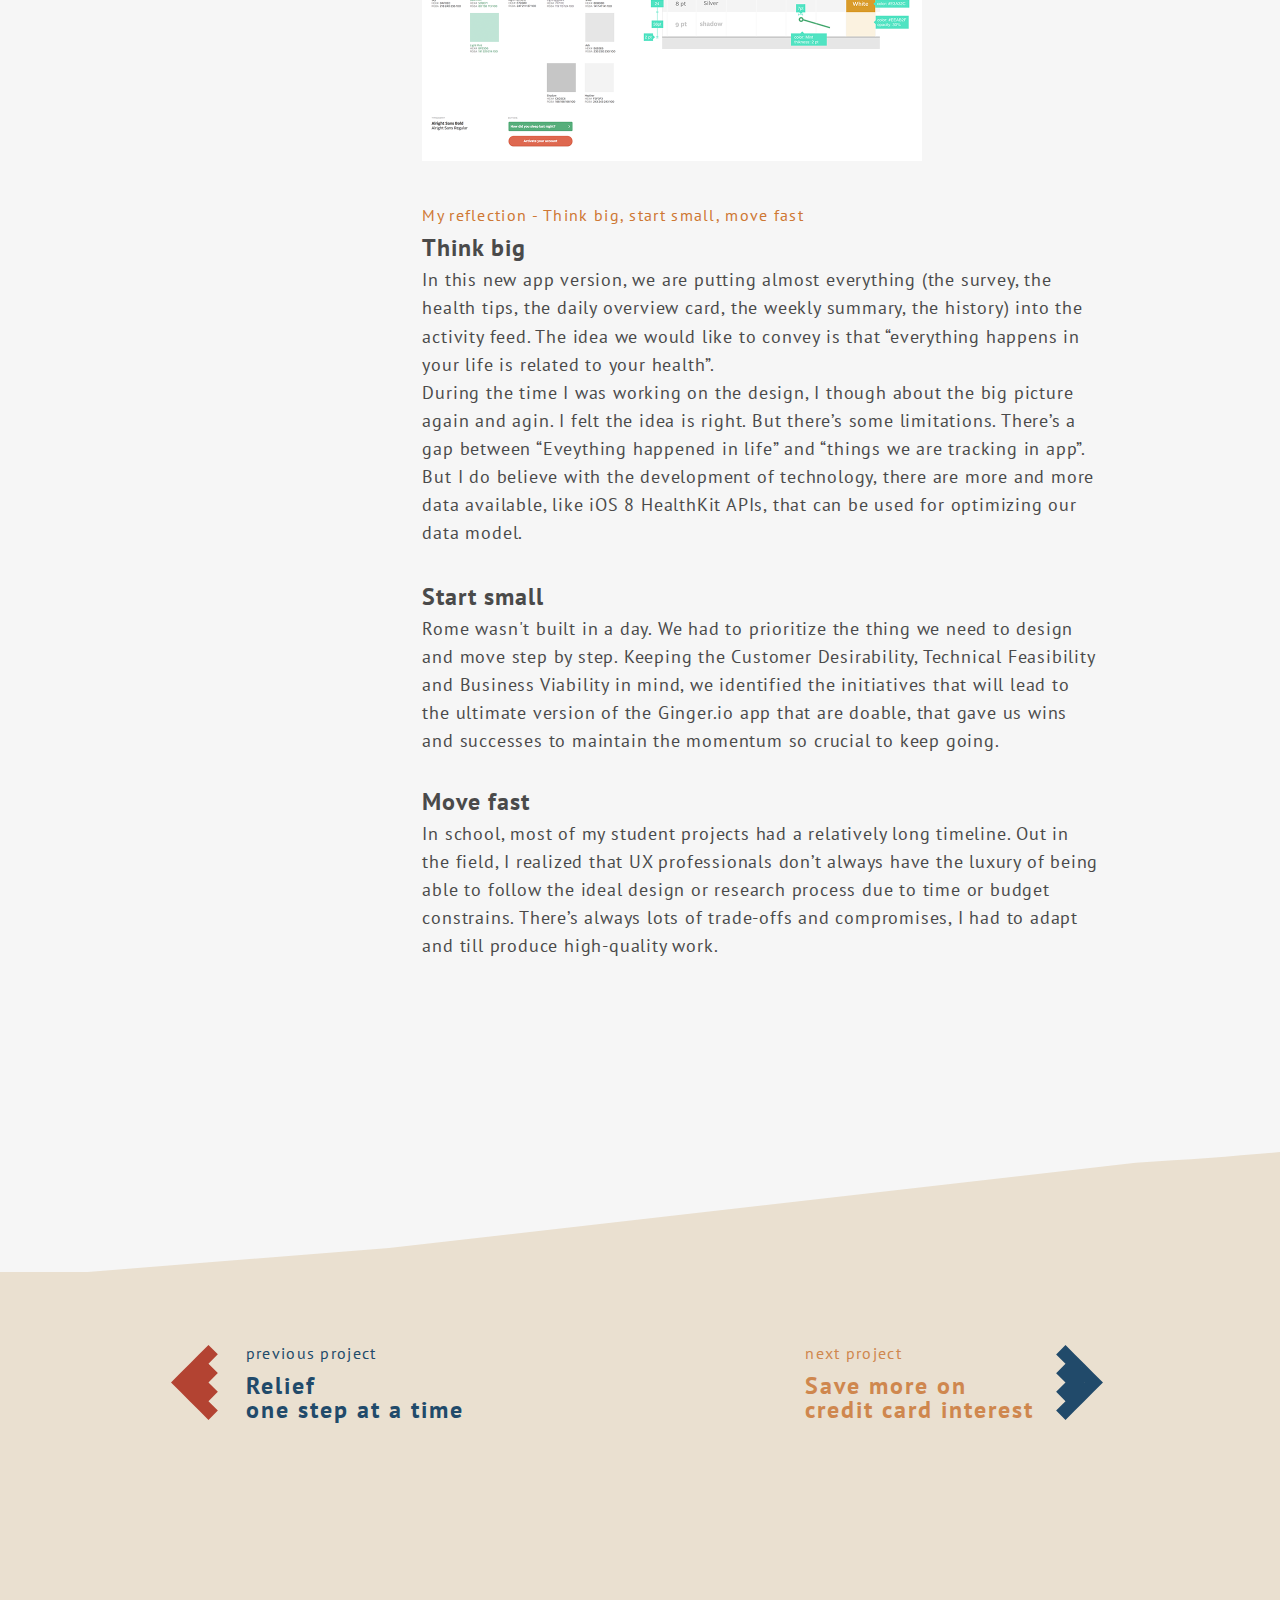
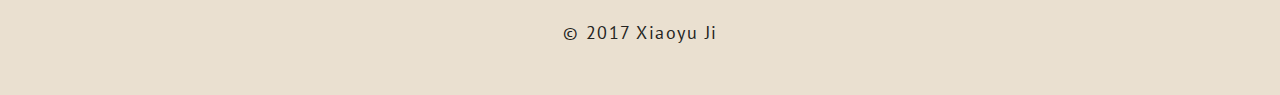
<file: mood.html>
<!doctype html><meta charset=utf-8><meta http-equiv=X-UA-Compatible content="IE=edge"><meta name=description content=""><meta name=viewport content="width=device-width,initial-scale=1"><title>Xiaoyu Ji | How did you feel yesterday?</title><meta name=msapplication-tap-highlight content=no><link rel=manifest href=manifest.json><link rel="shortcut icon" type=image/x-icon href=/favicon.ico><meta name=mobile-web-app-capable content=yes><meta name=application-name content="Xiaoyu Ji"><meta name=apple-mobile-web-app-capable content=yes><meta name=apple-mobile-web-app-status-bar-style content=black><meta name=apple-mobile-web-app-title content="Xiaoyu Ji"><meta name=msapplication-TileColor content=#2F3BA2><meta name=theme-color content=#2F3BA2><link rel=stylesheet href=styles/index.css><div class="app case-detail-page mood"><a class=back href=/ ><img src=./images/back.svg></a><div class=intro><div class=container><div class=title>How did you feel yesterday?</div><div class=content><div class=normal><div>Time: July. 2014 - Sep. 2014</div><div>I worked on a feature called "History" that visualizes the users' daily mood survey results. So They can easily see the trend of mood and reflect on what affected their emotion.</div></div></div></div></div><div class=aims><div class=container><div class="normal dark-text">Some background</div><div class="normal dark-text">Ginger.io's consumer app uses patient’s phone as a sensor to track data like location, or how many phone calls they have made each day, or like screen unlocking at 3 am in the morning, and employ a number of algorithms to alert health caregivers of changes that may indicate symptoms or crises.<br>To make the magic really happen, we need to gather as much data as possible from our consumer app to finish our behavior data models. And to gather more data, we need to make an app people would like to keep in their phone everyday and to answer some surveys about their health. So we need to provide value for users to use the app constantly before we can really help them with triaging their mental illness.<br></div><div class="sub-title highlight-text">Step 0</div><div class="bold dark-text">Prioritize</div><div class="normal dark-text">Before I joined, our UX team already conducted some user research, figured out the primary design goal, the visual style and a few key functionalities. And we had just released our app (Version 3.0) with limited functionalities.</div><img src=/images/mood/plan-reality.png alt="" style="margin: 37px 0; max-width: 500px"><div class="normal dark-text">Based on our user's feedback, our design team sat together to talk about what is going to happen next in our app. And we decided that our highest priority for next release was to show users their data by providing them daily and weekly overview cards (of data that we are tracking) and visualize the data to help them identify their ups and downs.</div></div></div><div class=discussion><div class=container><div class="sub-title highlight-text">Step 1</div><div class="bold dark-text">Empathize</div><div class="normal dark-text">When I joined, our team had already conducted several interviews with our target users. Our budget and time did not allow me to do more user interviews specifically for the features I am designing, so I started from reading the documentations of our User Interview Notes, Persona, User Stories and etc., collecting things that I think was related to the features that I am designing.</div><div class="normal dark-text">From my research, I knew that patients living with a chronic condition worry about their health everyday. They want to see how their actions are affecting their overall health. They may already have some assumptions and want a way to confirm their feelings.</div><img src=/images/mood/research.png alt="" style="margin: 37px 0; max-width: 557px"><div class="sub-title highlight-text">Step 2</div><div class="bold dark-text">Define</div><div class="normal dark-text">I set my design goal as to provide our users an intuitive way of seeing how their general well being (or mood, pain, sleep, etc.) was during the past few days to identify the good or bad periods and also see what was going on at that time.</div><br><br><div class="sub-title highlight-text">Step 3</div><div class="bold dark-text">Ideate</div><div class="normal dark-text">I started from listing all the possible functionalities and then sketched to visualize my ideas.</div><img src=/images/mood/sketch.png alt="" style="margin: 37px 0; width: 100%"> <img src=/images/mood/explore.png alt="" style="margin: 37px 0; max-width: 500px"><div class="normal dark-text">And this is the direction i picked. I liked it because:<br><br>1. It's not distracting users from other contents in the activity feed<br>2. Bad score doesn’t look too "scary" that may make people feel bad<br>3. It's Clean<br>4. It's easy for users to identify "Ups and downs"</div><img src=/images/mood/direction.png alt="" style="margin: 37px 0; max-width: 500px"><div class="normal dark-text">For interaction, there was two main ideas but I got stucked on choosing between them. One was very simple, doesn't have much flexibility. The other one was more complex and powerful, allowing users to compare different factors and swith between daily trends to weekly or monthly trends.</div><img src=/images/mood/ideas.png alt="" style="margin: 37px 0; max-width: 500px"><br><br><div class="normal dark-text">My choice between these two designs was based on user need and technical feasibility. And I decided to keep it simple and make it work.<br>I went back to read our Personas, and then realized that most of our target users are not as tech savvy as I am, nor are they analysts. We shouldn't make them read complicated graph or interact with the graph like interacting with an app inside an app. But we can help them identify the ups and downs and find what happened on good days and what happened on bad days.<br>The other thing I couldn't ignore was that as a startup company, we don't have enough development resource to make everything happen at a once. Instead, we build and iterate. A complex analytics tool is "good to have", but right now we have to deliver something simple but useful.</div><br><br><br><div class="sub-title highlight-text">Step 4</div><div class="bold dark-text">Prototype</div><div class="normal dark-text">There was a lot of UI transitions(animations) in my design that I would like to prototype. Our design lead suggested me to use Quartz Composer and Origami. It took me a few days to learn Quartz Composer because the learning curve was very steep, but then I was able to quilkly make the prototype using it.<br>After adding more and more functionalities into my prototype, I found it’s very easy for things to get complex and out of control in Quartz Composer. So I focus on very specific interactions/animations that I want to prototype, and build compositions around them.<br></div><img src=/images/mood/ideas.png alt="" style="margin: 37px 0; max-width: 550px"><div class="bold dark-text">Deliverables</div><div class="normal dark-text">The final deliverables includes Quartz Composer Animation (can be viewed in Xcode) and Visual Design Specification and Assets.</div><img src=/images/mood/deliver.png alt="" style="margin: 37px 0; max-width: 500px"><div class="sub-title highlight-text">My reflection - Think big, start small, move fast</div><div class="bold dark-text">Think big</div><div class="normal dark-text">In this new app version, we are putting almost everything (the survey, the health tips, the daily overview card, the weekly summary, the history) into the activity feed. The idea we would like to convey is that “everything happens in your life is related to your health”.<br>During the time I was working on the design, I though about the big picture again and agin. I felt the idea is right. But there’s some limitations. There’s a gap between “Eveything happened in life” and “things we are tracking in app”. But I do believe with the development of technology, there are more and more data available, like iOS 8 HealthKit APIs, that can be used for optimizing our data model.</div><br><br><div class="bold dark-text">Start small</div><div class="normal dark-text">Rome wasn't built in a day. We had to prioritize the thing we need to design and move step by step. Keeping the Customer Desirability, Technical Feasibility and Business Viability in mind, we identified the initiatives that will lead to the ultimate version of the Ginger.io app that are doable, that gave us wins and successes to maintain the momentum so crucial to keep going.<br><br></div><div class="bold dark-text">Move fast</div><div class="normal dark-text">In school, most of my student projects had a relatively long timeline. Out in the field, I realized that UX professionals don’t always have the luxury of being able to follow the ideal design or research process due to time or budget constrains. There’s always lots of trade-offs and compromises, I had to adapt and till produce high-quality work.<br><br></div></div></div><footer class=footer><div class="page-navigation mood"><a href=gingerio-relief.html class="left relief"><span class=indicator></span><div class=content-container><div class=title>previous project</div><div class=content>Relief<br>one step at a time</div></div></a><a href=nerdwallet.html class="right nerdwallet"><span href=nerdwallet.html class=indicator></span><div class=content-container><div class=title>next project</div><div class=content>Save more on<br>credit card interest</div></div></a></div><div class=copyright><div class=content>© 2017 Xiaoyu Ji</div></div></footer></div><script src="scripts/jquery.min.js"></script><script src="scripts/owl.carousel.min.js"></script><script src=scripts/main.min.js></script>
</file>
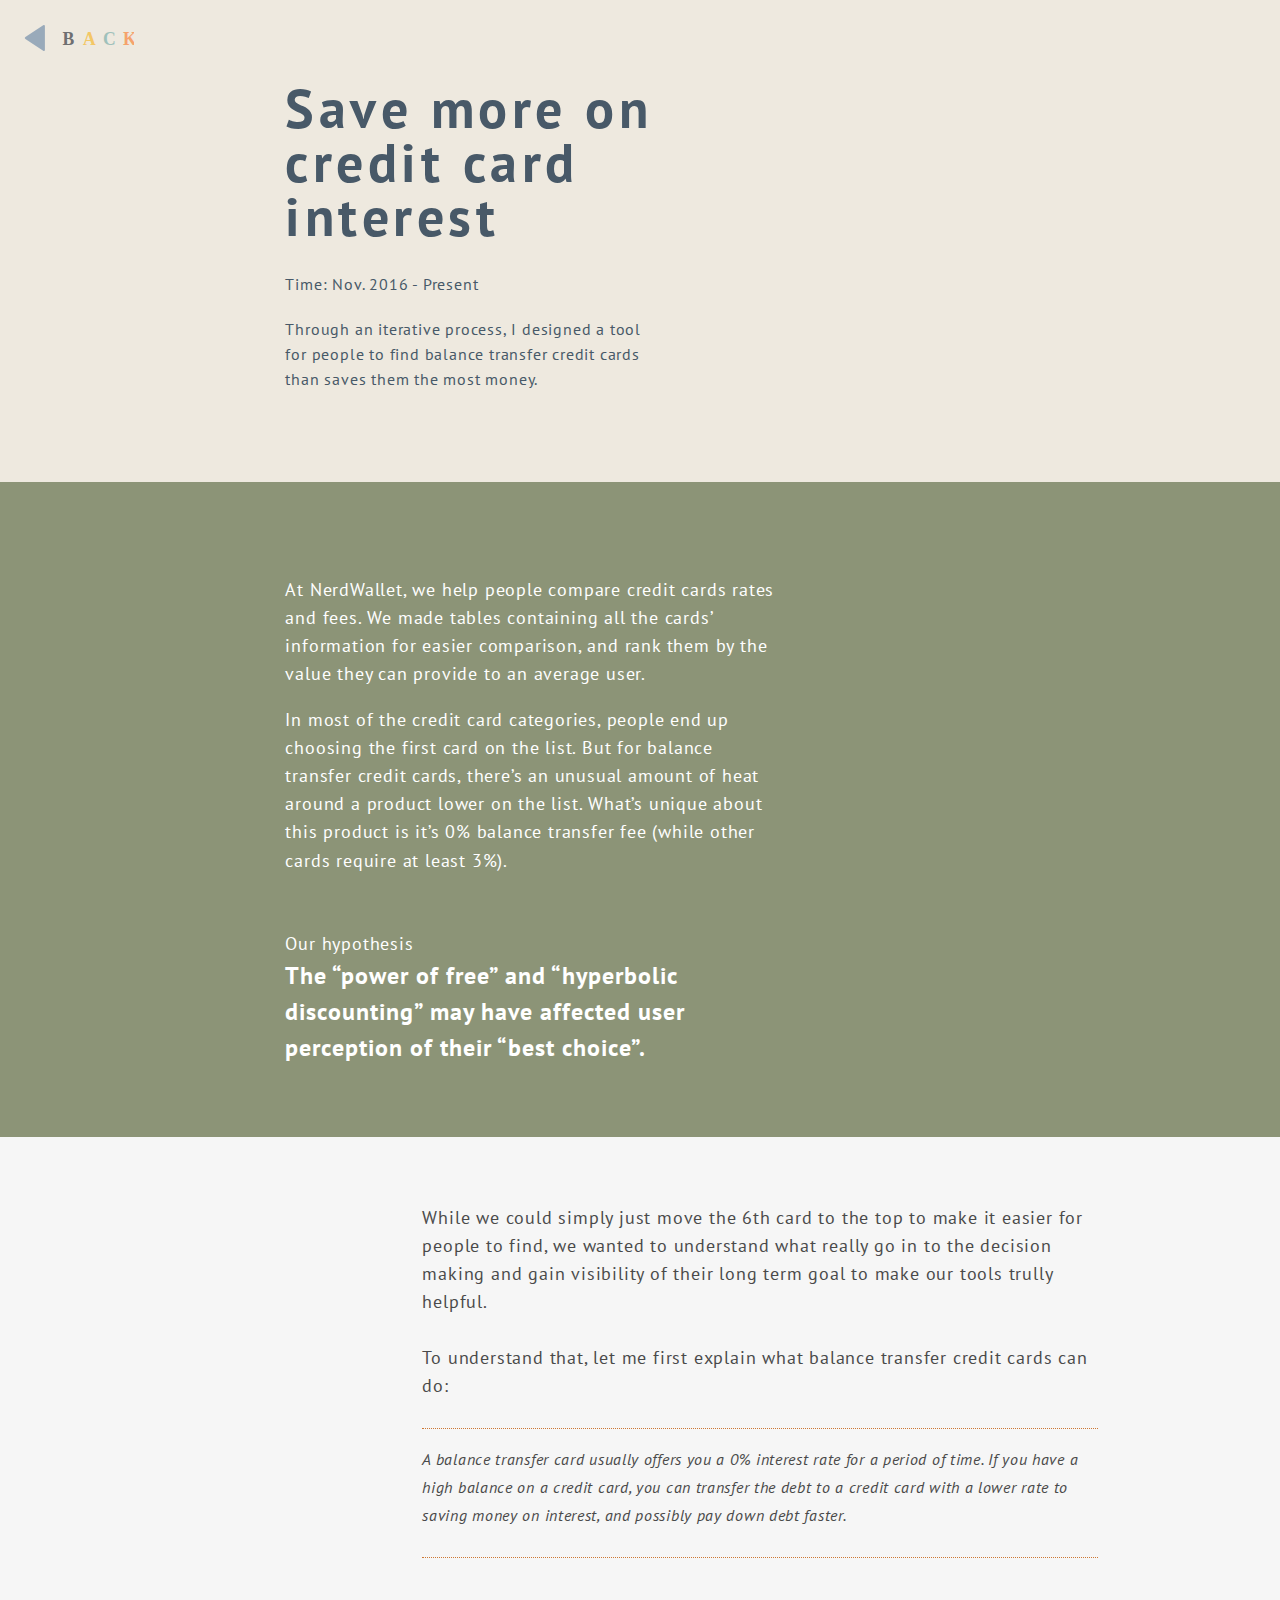
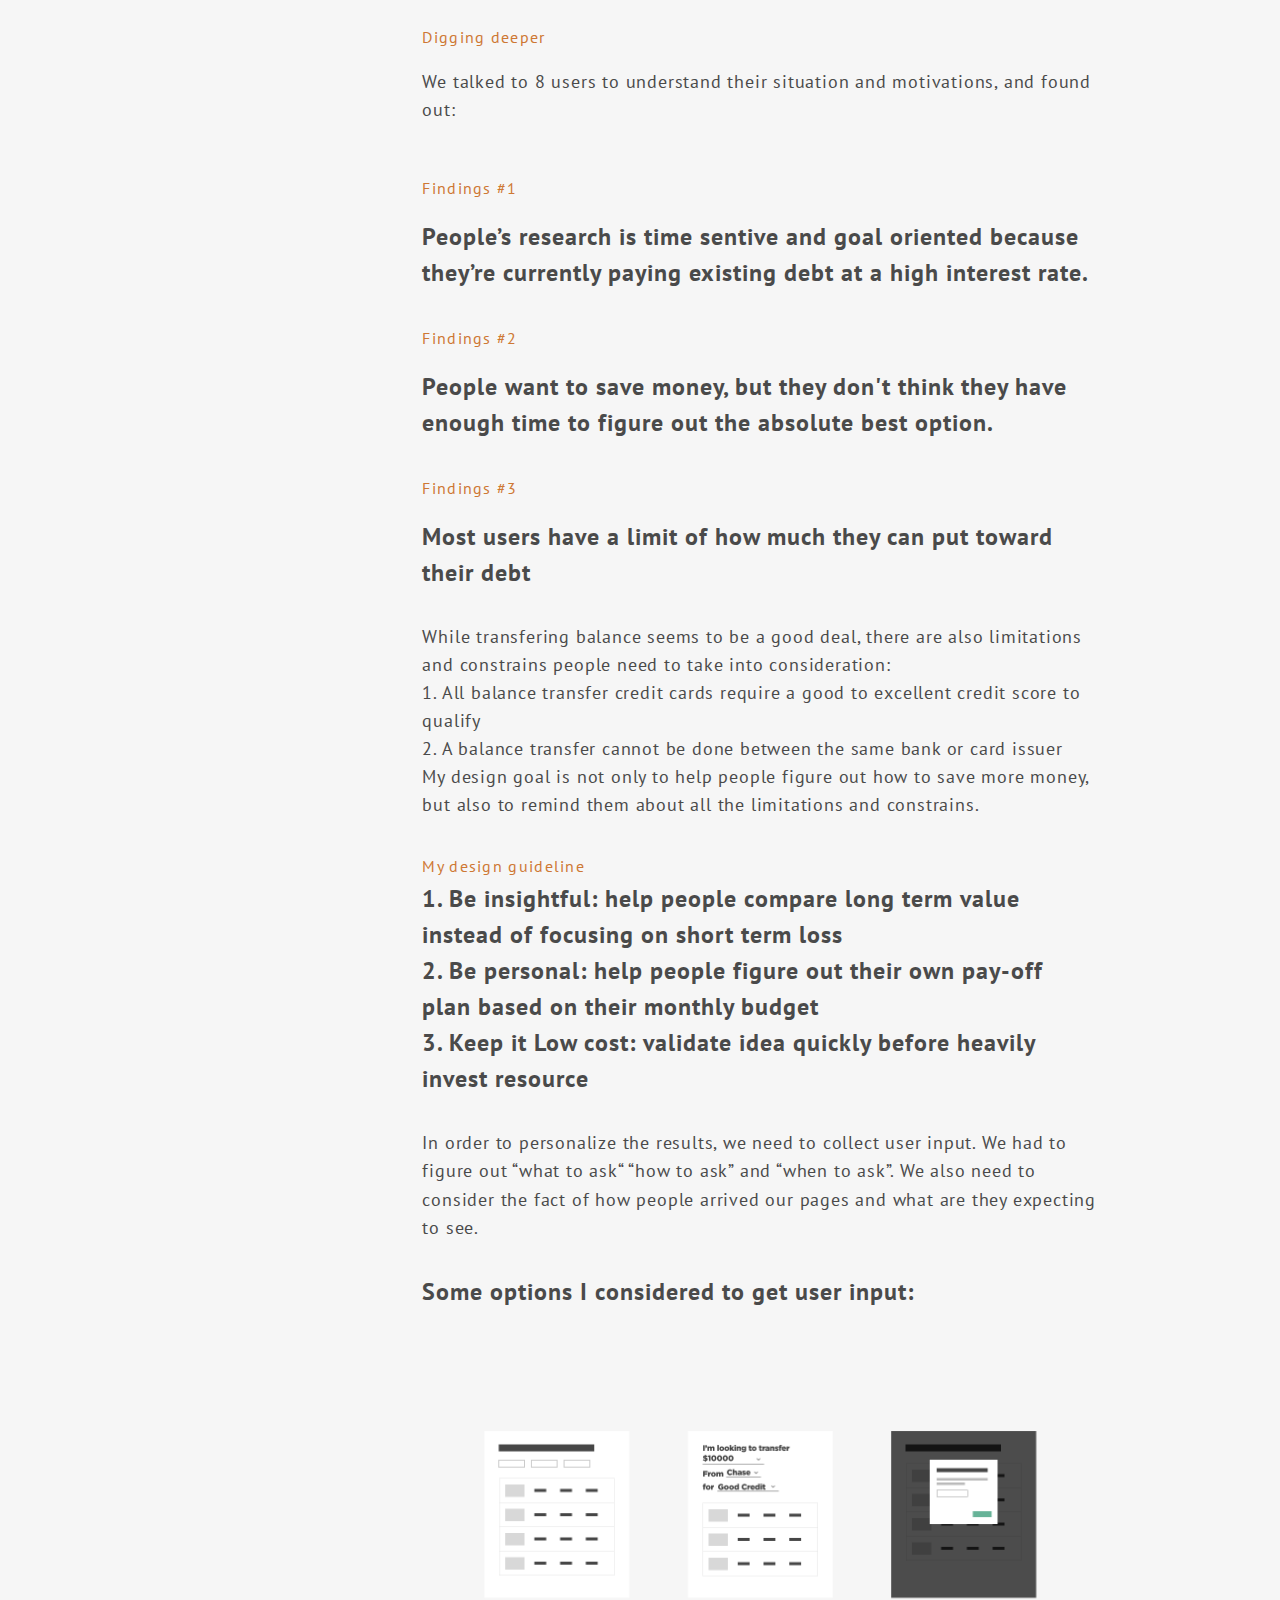
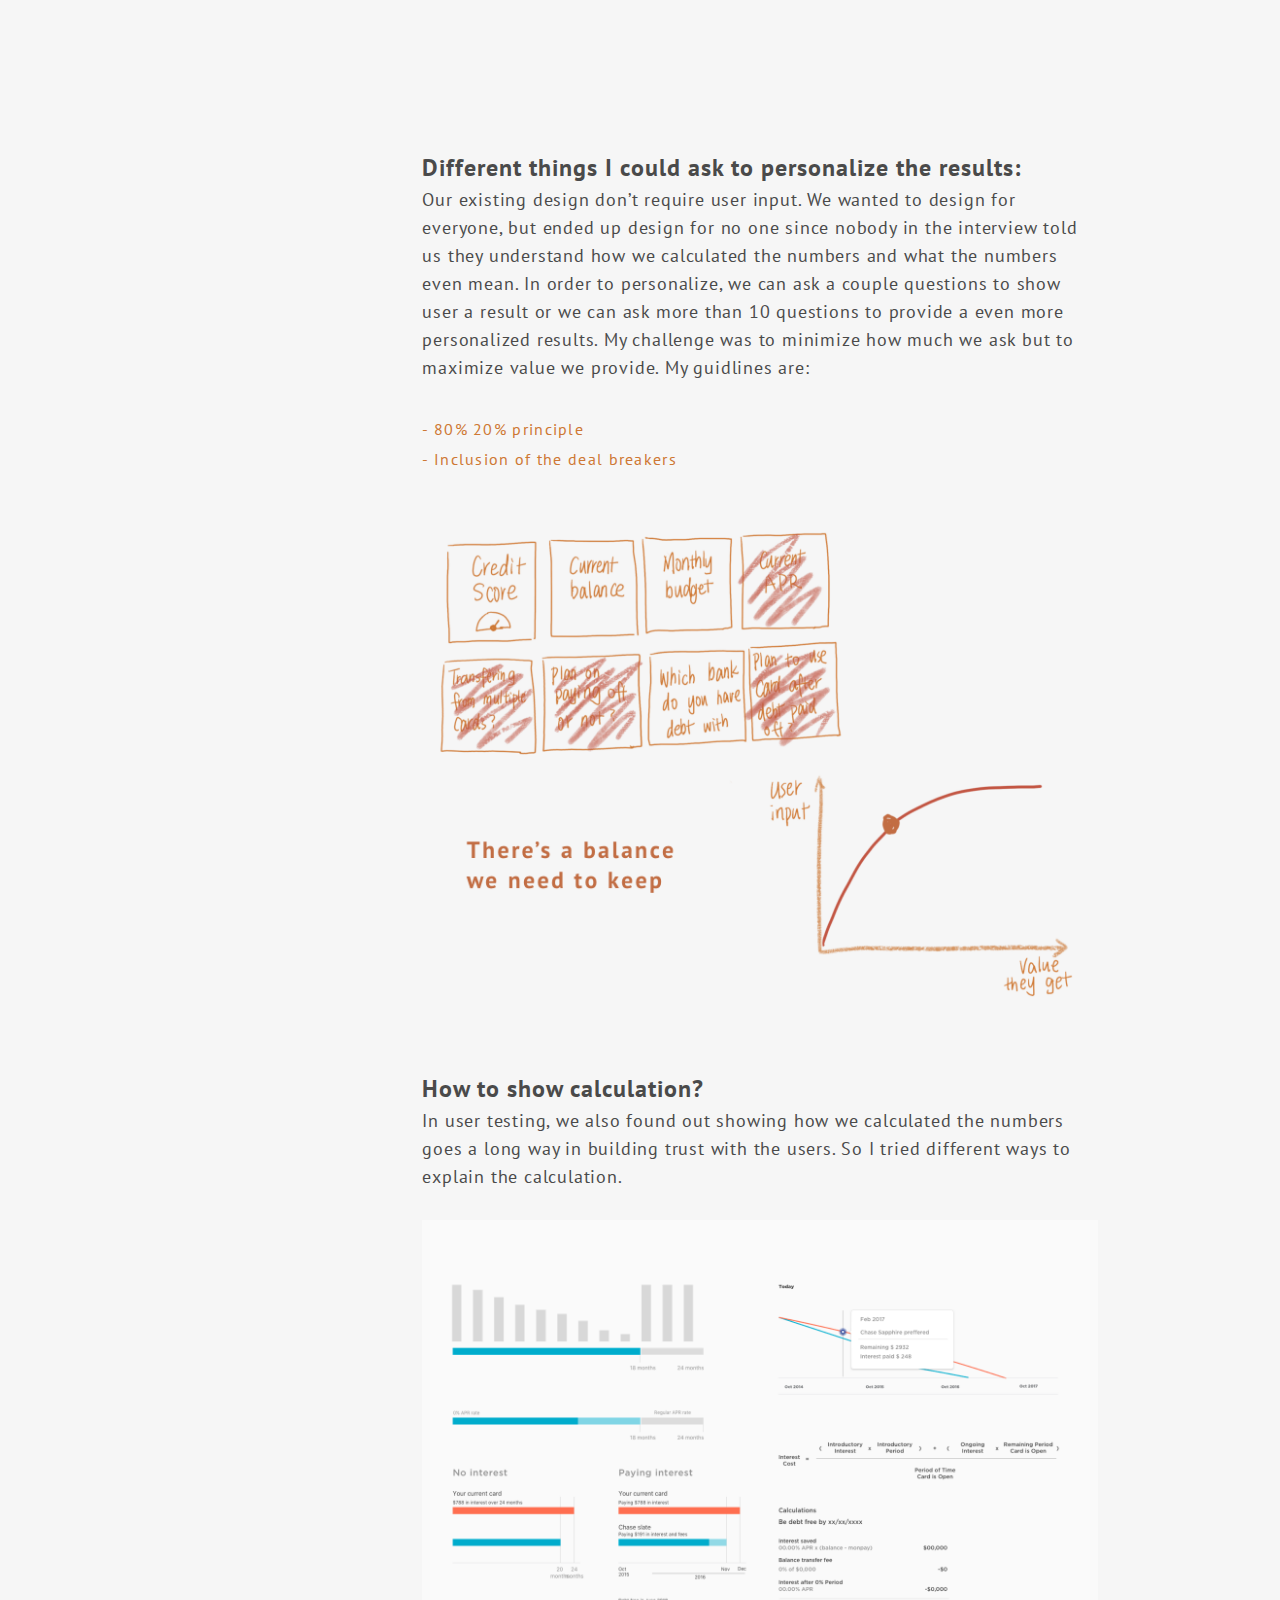
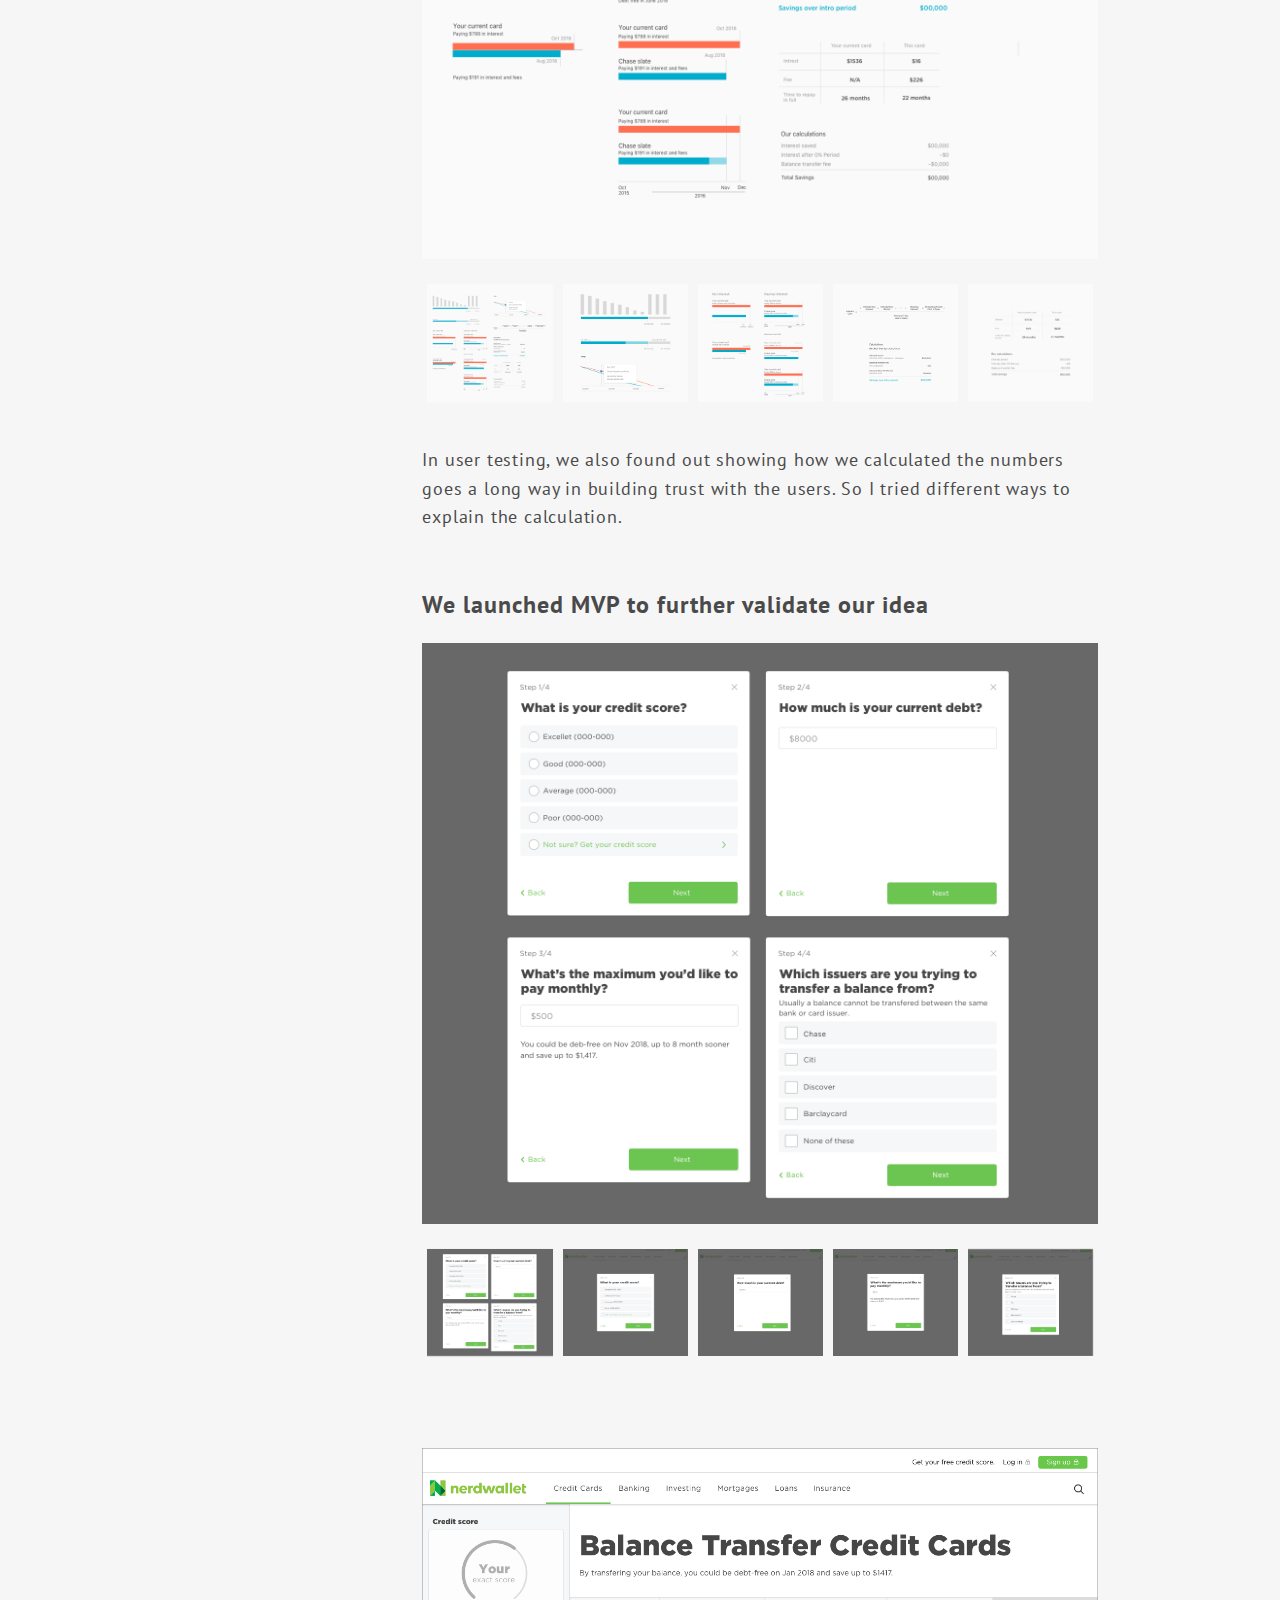
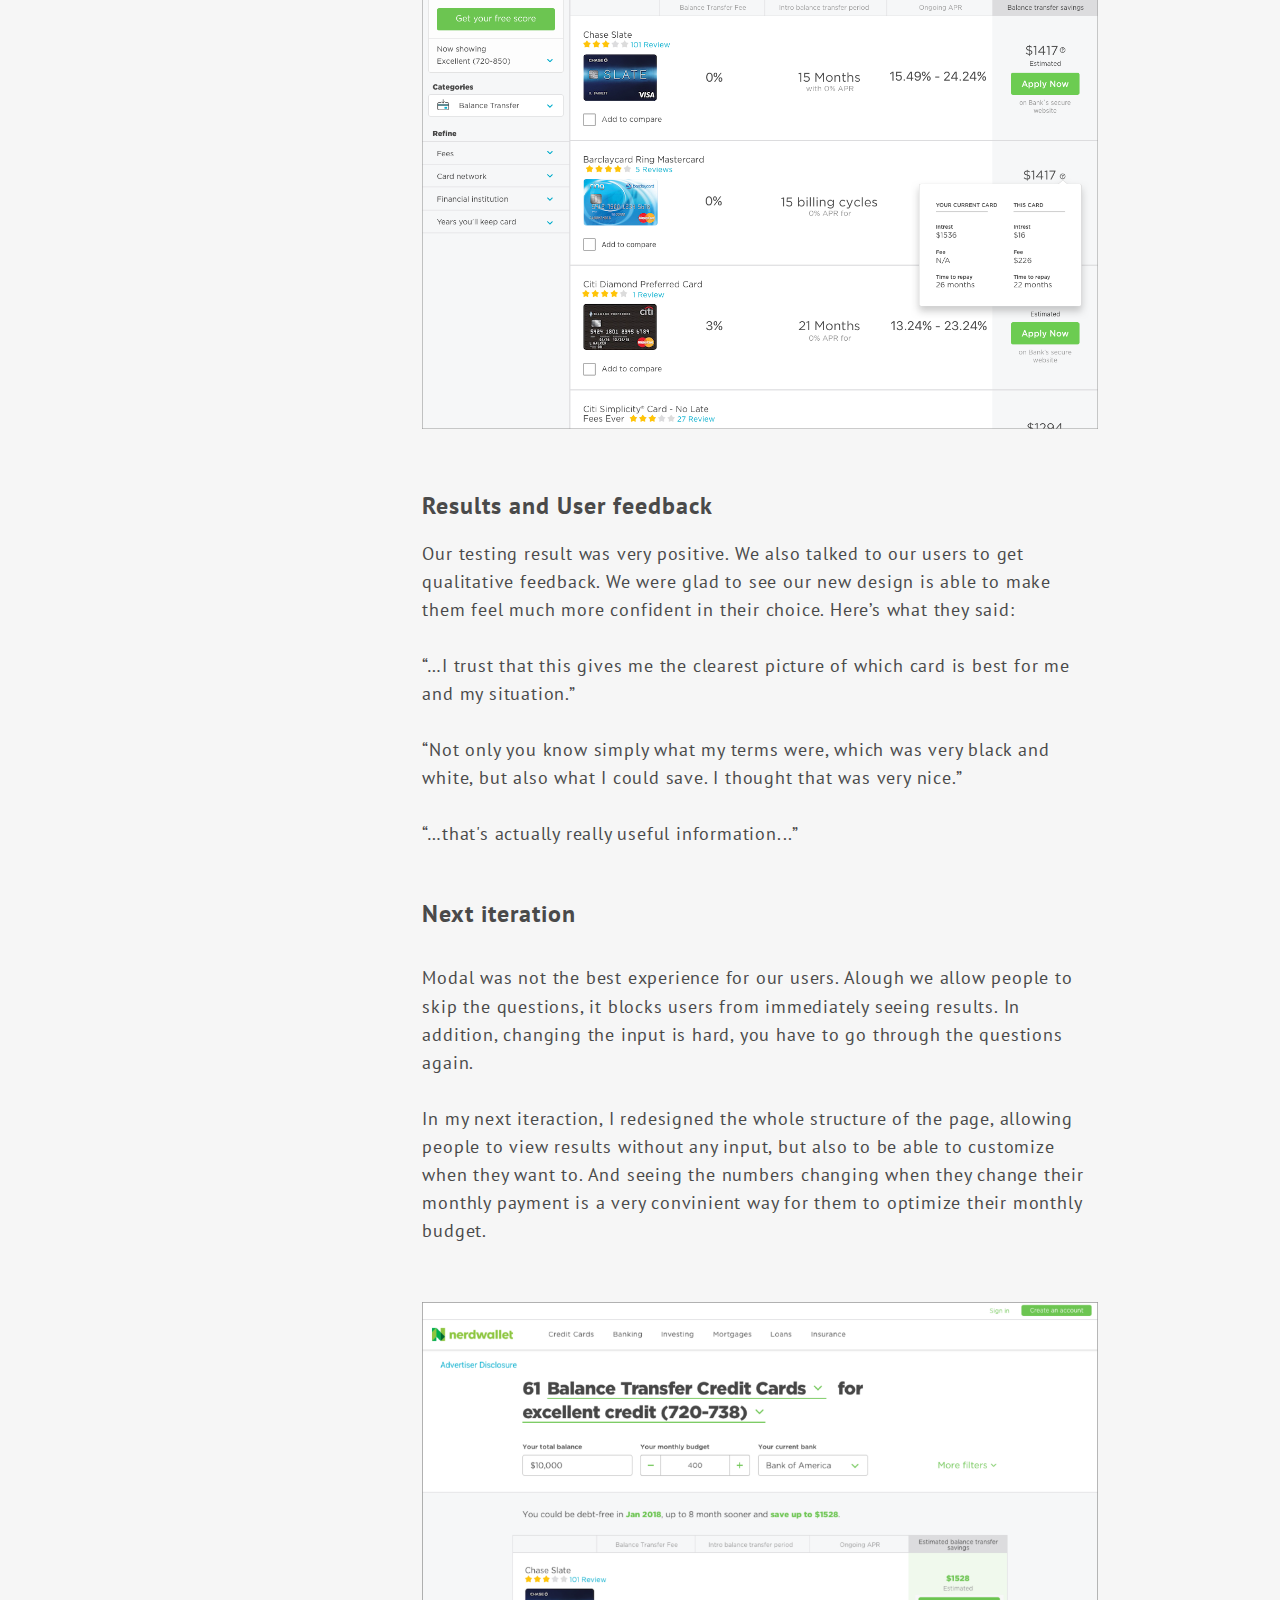
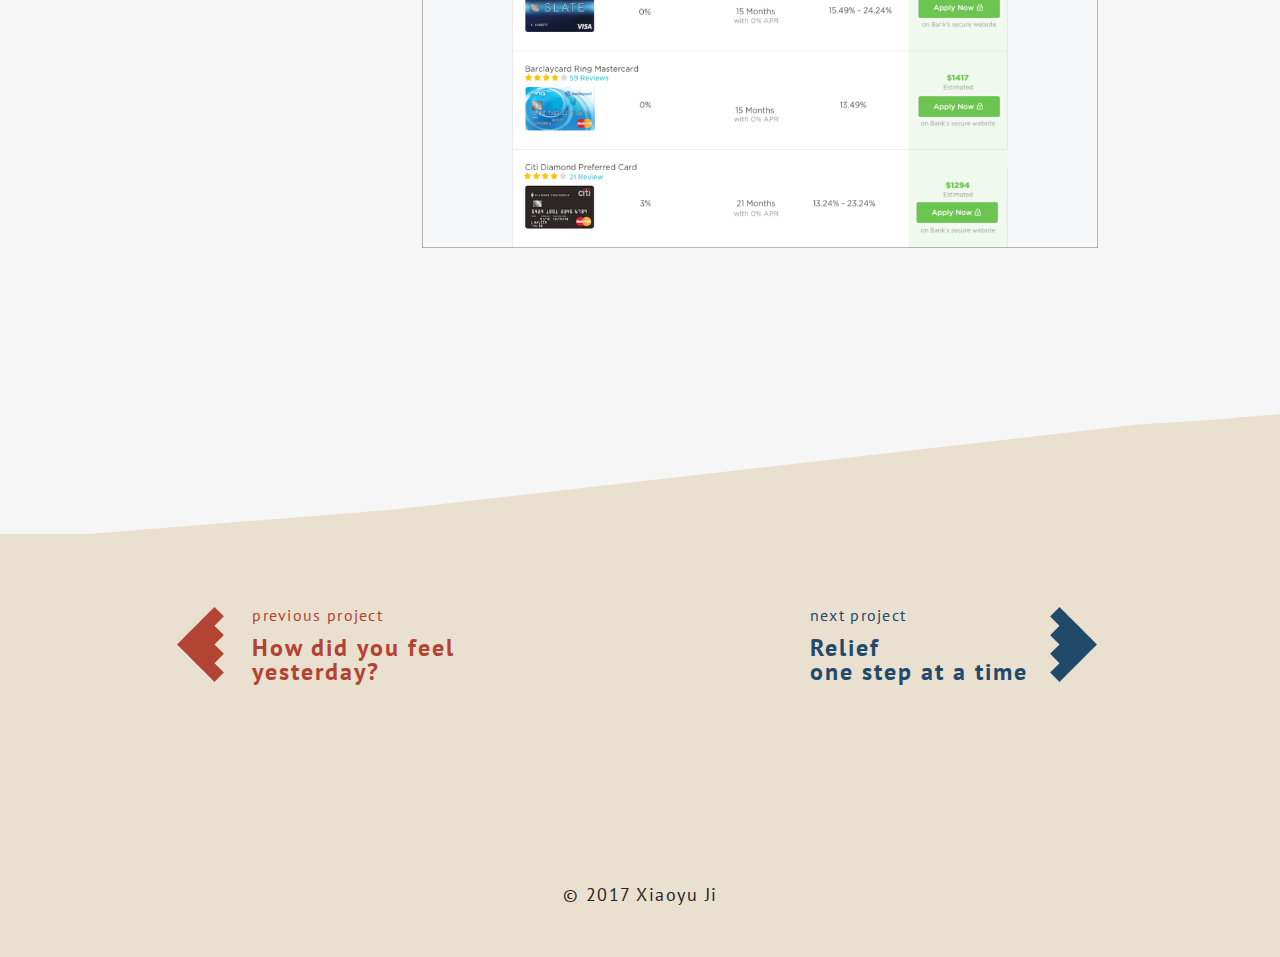
<file: nerdwallet.html>
<!doctype html><meta charset=utf-8><meta http-equiv=X-UA-Compatible content="IE=edge"><meta name=description content=""><meta name=viewport content="width=device-width,initial-scale=1"><title>Xiaoyu Ji | Save more on credit card interest</title><meta name=msapplication-tap-highlight content=no><link rel=manifest href=manifest.json><link rel="shortcut icon" type=image/x-icon href=/favicon.ico><meta name=mobile-web-app-capable content=yes><meta name=application-name content="Xiaoyu Ji"><meta name=apple-mobile-web-app-capable content=yes><meta name=apple-mobile-web-app-status-bar-style content=black><meta name=apple-mobile-web-app-title content="Xiaoyu Ji"><meta name=msapplication-TileColor content=#2F3BA2><meta name=theme-color content=#2F3BA2><link rel=stylesheet href=styles/index.css><div class="app case-detail-page"><a class=back href=/ ><img src=./images/back.svg></a><div class=intro><div class=container><div class=title>Save more on<br>credit card<br>interest</div><div class=content><div class=normal><div>Time: Nov. 2016 - Present</div><div>Through an iterative process, I designed a tool for people to find balance transfer credit cards than saves them the most money.</div></div></div></div></div><div class=aims><div class=container><div class=normal>At NerdWallet, we help people compare credit cards rates and fees. We made tables containing all the cards’ information for easier comparison, and rank them by the value they can provide to an average user.</div><div class=normal>In most of the credit card categories, people end up choosing the first card on the list. But for balance transfer credit cards, there’s an unusual amount of heat around a product lower on the list. What’s unique about this product is it’s 0% balance transfer fee (while other cards require at least 3%).</div><div class=normal>Our hypothesis</div><div class=bold>The “power of free” and “hyperbolic discounting” may have affected user perception of their “best choice”.</div></div></div><div class=discussion><div class=container><div class="normal dark-text" style="border-bottom: dotted 1px #ce7834">While we could simply just move the 6th card to the top to make it easier for people to find, we wanted to understand what really go in to the decision making and gain visibility of their long term goal to make our tools trully helpful.<br><br>To understand that, let me first explain what balance transfer credit cards can do:<br><br></div><br><div class="light dark-text" style="border-bottom: dotted 1px #ce7834">A balance transfer card usually offers you a 0% interest rate for a period of time. If you have a high balance on a credit card, you can transfer the debt to a credit card with a lower rate to saving money on interest, and possibly pay down debt faster.<br><br></div><br><br><br><br><div class="sub-title highlight-text">Digging deeper</div><br><div class="normal dark-text">We talked to 8 users to understand their situation and motivations, and found out:</div><br><br><br><div class="sub-title highlight-text">Findings #1</div><br><div class="bold dark-text">People’s research is time sentive and goal oriented because they’re currently paying existing debt at a high interest rate.</div><br><br><div class="sub-title highlight-text">Findings #2</div><br><div class="bold dark-text">People want to save money, but they don't think they have enough time to figure out the absolute best option. </div><br><br><div class="sub-title highlight-text">Findings #3</div><br><div class="bold dark-text">Most users have a limit of how much they can put toward their debt</div><br><br><div class="normal dark-text">While transfering balance seems to be a good deal, there are also limitations and constrains people need to take into consideration:<br>1. All balance transfer credit cards require a good to excellent credit score to qualify<br>2. A balance transfer cannot be done between the same bank or card issuer<br>My design goal is not only to help people figure out how to save more money, but also to remind them about all the limitations and constrains.</div><br><br><div class="sub-title highlight-text">My design guideline</div><div class="bold dark-text">1. Be insightful: help people compare long term value instead of focusing on short term loss<br>2. Be personal: help people figure out their own pay-off plan based on their monthly budget<br>3. Keep it Low cost: validate idea quickly before heavily invest resource<br></div><br><br><div class="normal dark-text">In order to personalize the results, we need to collect user input. We had to figure out “what to ask“ “how to ask” and “when to ask”. We also need to consider the fact of how people arrived our pages and what are they expecting to see.</div><br><br><div class="bold dark-text">Some options I considered to get user input:</div><img src=/images/nerdwallet/2.png alt="" style="margin: 29px 0"><div class="bold dark-text">Different things I could ask to personalize the results:</div><div class="normal dark-text">Our existing design don’t require user input. We wanted to design for everyone, but ended up design for no one since nobody in the interview told us they understand how we calculated the numbers and what the numbers even mean. In order to personalize, we can ask a couple questions to show user a result or we can ask more than 10 questions to provide a even more personalized results. My challenge was to minimize how much we ask but to maximize value we provide. My guidlines are:</div><br><br><div class="sub-title highlight-text">- 80% 20% principle<br>- Inclusion of the deal breakers<br></div><img src=/images/nerdwallet/3.png alt="" style="margin: 29px 0 70px"><div class="bold dark-text">How to show calculation?</div><div class="normal dark-text">In user testing, we also found out showing how we calculated the numbers goes a long way in building trust with the users. So I tried different ways to explain the calculation.</div><div class="sync1 owl-carousel owl-theme" style="margin-top: 29px"><div class=item><img src=/images/nerdwallet/4.png alt=""></div><div class=item><img src=/images/nerdwallet/4-1.png alt=""></div><div class=item><img src=/images/nerdwallet/4-2.png alt=""></div><div class=item><img src=/images/nerdwallet/4-3.png alt=""></div><div class=item><img src=/images/nerdwallet/4-4.png alt=""></div></div><div class="sync2 owl-carousel owl-theme" style="margin-bottom: 29px"><div class=item><img src=/images/nerdwallet/4.png alt=""></div><div class=item><img src=/images/nerdwallet/4-1.png alt=""></div><div class=item><img src=/images/nerdwallet/4-2.png alt=""></div><div class=item><img src=/images/nerdwallet/4-3.png alt=""></div><div class=item><img src=/images/nerdwallet/4-4.png alt=""></div></div><div class="normal dark-text">In user testing, we also found out showing how we calculated the numbers goes a long way in building trust with the users. So I tried different ways to explain the calculation.<br><br><br></div><div class="bold dark-text">We launched MVP to further validate our idea</div><div class="sync1 owl-carousel owl-theme" style="margin-top: 20px"><div class=item><img src=/images/nerdwallet/5.png alt=""></div><div class=item><img src=/images/nerdwallet/5-1.png alt=""></div><div class=item><img src=/images/nerdwallet/5-2.png alt=""></div><div class=item><img src=/images/nerdwallet/5-3.png alt=""></div><div class=item><img src=/images/nerdwallet/5-4.png alt=""></div></div><div class="sync2 owl-carousel owl-theme" style="margin-bottom: 57px"><div class=item><img src=/images/nerdwallet/5.png alt=""></div><div class=item><img src=/images/nerdwallet/5-1.png alt=""></div><div class=item><img src=/images/nerdwallet/5-2.png alt=""></div><div class=item><img src=/images/nerdwallet/5-3.png alt=""></div><div class=item><img src=/images/nerdwallet/5-4.png alt=""></div></div><img src=/images/nerdwallet/6.png alt="" style="margin: 20px 0 57px"><div class="bold dark-text">Results and User feedback</div><br><div class="normal dark-text">Our testing result was very positive. We also talked to our users to get qualitative feedback. We were glad to see our new design is able to make them feel much more confident in their choice. Here’s what they said:<br><br>“…I trust that this gives me the clearest picture of which card is best for me and my situation.”<br><br>“Not only you know simply what my terms were, which was very black and white, but also what I could save. I thought that was very nice.”<br><br>“…that's actually really useful information...”</div><br><br><br><div class="bold dark-text">Next iteration</div><br><br><div class="normal dark-text">Modal was not the best experience for our users. Alough we allow people to skip the questions, it blocks users from immediately seeing results. In addition, changing the input is hard, you have to go through the questions again.<br><br>In my next iteraction, I redesigned the whole structure of the page, allowing people to view results without any input, but also to be able to customize when they want to. And seeing the numbers changing when they change their monthly payment is a very convinient way for them to optimize their monthly budget.</div><img src=/images/nerdwallet/7.png alt="" style="margin-top: 57px"></div></div><footer class=footer><div class=page-navigation><a href=mood.html class="left mood"><span class=indicator></span><div class=content-container><div class=title>previous project</div><div class=content>How did you feel<br>yesterday?</div></div></a><a href=gingerio-relief.html class="right relief"><span class=indicator></span><div class=content-container><div class=title>next project</div><div class=content>Relief<br>one step at a time</div></div></a></div><div class=copyright><div class=content>© 2017 Xiaoyu Ji</div></div></footer></div><script src="scripts/jquery.min.js"></script><script src="scripts/owl.carousel.min.js"></script><script src=scripts/main.min.js></script>
</file>
